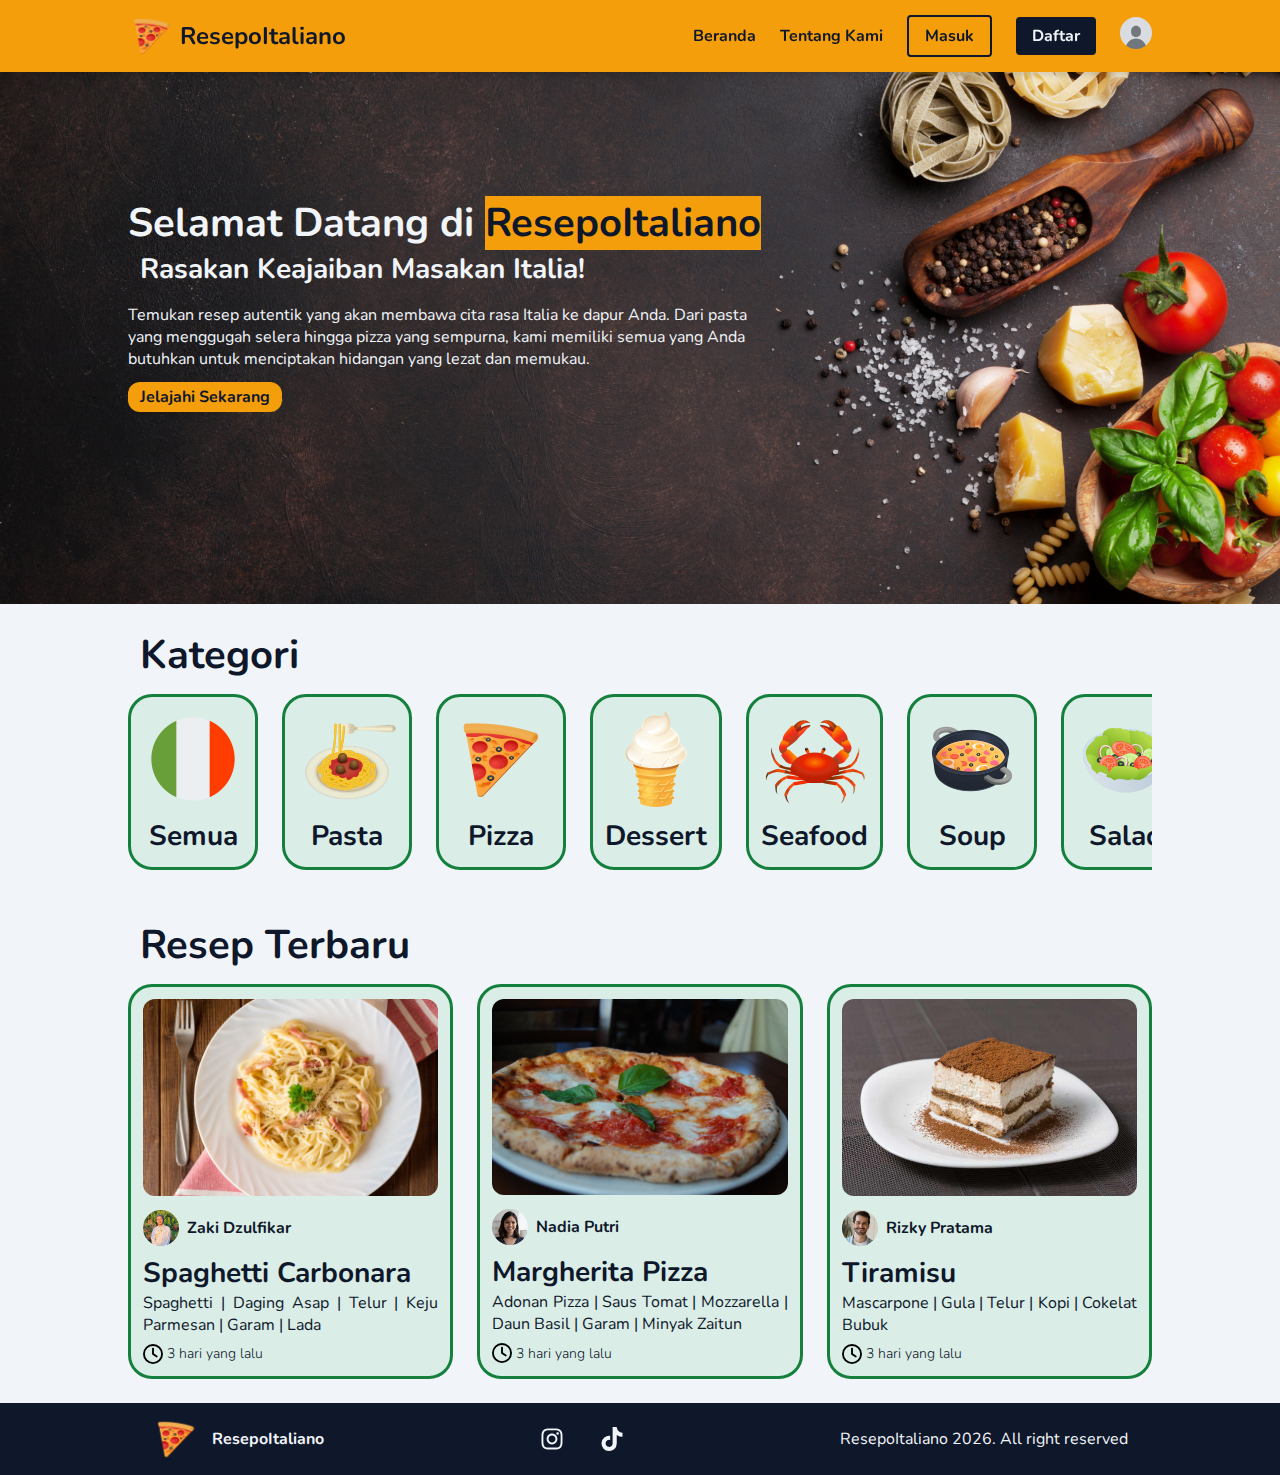
<file: index.html>
<!DOCTYPE html>
<html lang="en">
  <head>
    <meta charset="UTF-8" />
    <meta name="viewport" content="width=device-width, initial-scale=1.0" />
    <title>Beranda | ResepoItaliano</title>
    <link rel="preconnect" href="https://fonts.googleapis.com" />
    <link rel="preconnect" href="https://fonts.gstatic.com" crossorigin />
    <link
      href="https://fonts.googleapis.com/css2?family=Nunito:ital,wght@0,200..1000;1,200..1000&display=swap"
      rel="stylesheet"
    />
    <link rel="stylesheet" href="./css/style.css" />
    <link rel="stylesheet" href="./css/core.css" />
  </head>
  <body class="normal-font-size">
    <!-- Navigation Start -->
    <div class="navigation-container">
      <nav class="navigation-bar">
        <a href="#" class="logo">
          <img src="/images/logo.png" alt="ResepoItaliano Logo" />
          <span class="big-normal-font-size">ResepoItaliano</span>
        </a>
        <div class="hamburger-menu">
          <span></span>
          <span></span>
          <span></span>
        </div>
        <div class="navigation-links-container">
          <ul class="navigation-links">
            <li class="navigation-link"><a href="/">Beranda</a></li>
            <li class="navigation-link">
              <a href="/about-us.html">Tentang Kami</a>
            </li>
            <li class="navigation-link">
              <a href="/login.html" class="login-button">Masuk</a>
            </li>
            <li class="navigation-link">
              <a href="/register.html" class="register-button">Daftar</a>
            </li>
            <li class="navigation-link">
              <a href="/profile.html" class="profile-photo"
                ><img
                  src="./images/profiles/default.jpg"
                  alt="Profile photo"
                  class="profile-photo"
                /><span>Zaki Dzulfikar</span></a
              >
            </li>
          </ul>
        </div>
      </nav>
    </div>
    <!-- Navigation End -->
    <!-- Hero Section Start -->
    <div class="hero-homepage-container">
      <div class="hero-homepage">
        <div class="hero-homepage-content">
          <h1 class="title-font-size">
            Selamat Datang di <span class="">ResepoItaliano</span>
          </h1>
          <h2 class="subtitle-font-size">Rasakan Keajaiban Masakan Italia!</h2>
          <p>
            Temukan resep autentik yang akan membawa cita rasa Italia ke dapur
            Anda. Dari pasta yang menggugah selera hingga pizza yang sempurna,
            kami memiliki semua yang Anda butuhkan untuk menciptakan hidangan
            yang lezat dan memukau.
          </p>
          <a href="#" class="normal-font-size">Jelajahi Sekarang</a>
        </div>
      </div>
    </div>
    <!-- Hero Section End -->
    <!-- Categories Section Start -->
    <div class="categories-container">
      <div class="categories">
        <h2 class="title-font-size">Kategori</h2>
        <div class="categories-list">
          <div class="category-item">
            <img src="./images/icons/italy.png" alt="Pasta" />
            <h3 class="subtitle-font-size">Semua</h3>
          </div>
          <div class="category-item">
            <img src="./images/icons/pasta.png" alt="Pasta" />
            <h3 class="subtitle-font-size">Pasta</h3>
          </div>
          <div class="category-item">
            <img src="./images/icons/pizza.png" alt="Pizza" />
            <h3 class="subtitle-font-size">Pizza</h3>
          </div>
          <div class="category-item">
            <img src="./images/icons/dessert.png" alt="Dessert" />
            <h3 class="subtitle-font-size">Dessert</h3>
          </div>
          <div class="category-item">
            <img src="./images/icons/seafood.png" alt="Seafood" />
            <h3 class="subtitle-font-size">Seafood</h3>
          </div>
          <div class="category-item">
            <img src="./images/icons/soup.png" alt="Soup" />
            <h3 class="subtitle-font-size">Soup</h3>
          </div>
          <div class="category-item">
            <img src="./images/icons/salad.png" alt="Salad" />
            <h3 class="subtitle-font-size">Salad</h3>
          </div>
        </div>
      </div>
    </div>
    <!-- Categories Section End -->
    <!-- Recipe Section Start -->
    <div class="recipes-container">
      <div class="recipes">
        <h2 class="title-font-size">Resep Terbaru</h2>
        <div class="recipes-list">
          <div class="recipe-item">
            <a href="#"
              ><img
                src="./images/recipes/spaghetti-carbonara.jpeg"
                alt="Spaghetti Carbonara"
            /></a>
            <div class="user-recipe">
              <img
                src="./images/profiles/zaki-dzulfikar.png"
                alt="Zaki Dzulfikar Foto Profil"
              />
              <p>Zaki Dzulfikar</p>
            </div>
            <div class="recipe-item-content">
              <a href="#"
                ><h3 class="subtitle-font-size">Spaghetti Carbonara</h3></a
              >
              <p>
                Spaghetti | Daging Asap | Telur | Keju Parmesan | Garam | Lada
              </p>
            </div>
            <div class="recipe-time-past small-font-size">
              <svg xmlns="http://www.w3.org/2000/svg" viewBox="0 0 512 512">
                <path
                  d="M464 256A208 208 0 1 1 48 256a208 208 0 1 1 416 0zM0 256a256 256 0 1 0 512 0A256 256 0 1 0 0 256zM232 120l0 136c0 8 4 15.5 10.7 20l96 64c11 7.4 25.9 4.4 33.3-6.7s4.4-25.9-6.7-33.3L280 243.2 280 120c0-13.3-10.7-24-24-24s-24 10.7-24 24z"
                />
              </svg>
              <span>3 hari yang lalu</span>
            </div>
          </div>
          <div class="recipe-item">
            <a href="#"
              ><img
                src="./images/recipes/margherita-pizza.jpg"
                alt="Margherita Pizza"
            /></a>
            <div class="user-recipe">
              <img
                src="./images/profiles/nadia-putri.png"
                alt="Nadia Putri Foto Profil"
              />
              <p>Nadia Putri</p>
            </div>
            <div class="recipe-item-content">
              <a href="#"
                ><h3 class="subtitle-font-size">Margherita Pizza</h3></a
              >
              <p>
                Adonan Pizza | Saus Tomat | Mozzarella | Daun Basil | Garam |
                Minyak Zaitun
              </p>
            </div>
            <div class="recipe-time-past small-font-size">
              <svg xmlns="http://www.w3.org/2000/svg" viewBox="0 0 512 512">
                <path
                  d="M464 256A208 208 0 1 1 48 256a208 208 0 1 1 416 0zM0 256a256 256 0 1 0 512 0A256 256 0 1 0 0 256zM232 120l0 136c0 8 4 15.5 10.7 20l96 64c11 7.4 25.9 4.4 33.3-6.7s4.4-25.9-6.7-33.3L280 243.2 280 120c0-13.3-10.7-24-24-24s-24 10.7-24 24z"
                />
              </svg>
              <span>3 hari yang lalu</span>
            </div>
          </div>
          <div class="recipe-item">
            <a href="#"
              ><img src="./images/recipes/tiramisu.jpg" alt="Tiramisu"
            /></a>
            <div class="user-recipe">
              <img
                src="./images/profiles/rizky-pratama.png"
                alt="Rizky Pratama Foto Profil"
              />
              <p>Rizky Pratama</p>
            </div>
            <div class="recipe-item-content">
              <a href="#"><h3 class="subtitle-font-size">Tiramisu</h3></a>
              <p>Mascarpone | Gula | Telur | Kopi | Cokelat Bubuk</p>
            </div>
            <div class="recipe-time-past small-font-size">
              <svg xmlns="http://www.w3.org/2000/svg" viewBox="0 0 512 512">
                <path
                  d="M464 256A208 208 0 1 1 48 256a208 208 0 1 1 416 0zM0 256a256 256 0 1 0 512 0A256 256 0 1 0 0 256zM232 120l0 136c0 8 4 15.5 10.7 20l96 64c11 7.4 25.9 4.4 33.3-6.7s4.4-25.9-6.7-33.3L280 243.2 280 120c0-13.3-10.7-24-24-24s-24 10.7-24 24z"
                />
              </svg>
              <span>3 hari yang lalu</span>
            </div>
          </div>
        </div>
      </div>
    </div>
    <!-- Recipe Section End -->
    <!-- Footer Start -->
    <div class="footer-container">
      <footer class="footer">
        <a href="/"
          ><img src="./images/logo.png" alt="ResepoItaliano Logo" /><span
            >ResepoItaliano</span
          ></a
        >
        <div class="social-medias">
          <a href="#">
            <svg
              fill="currentColor"
              xmlns="http://www.w3.org/2000/svg"
              viewBox="0 0 448 512"
            >
              <path
                d="M224.1 141c-63.6 0-114.9 51.3-114.9 114.9s51.3 114.9 114.9 114.9S339 319.5 339 255.9 287.7 141 224.1 141zm0 189.6c-41.1 0-74.7-33.5-74.7-74.7s33.5-74.7 74.7-74.7 74.7 33.5 74.7 74.7-33.6 74.7-74.7 74.7zm146.4-194.3c0 14.9-12 26.8-26.8 26.8-14.9 0-26.8-12-26.8-26.8s12-26.8 26.8-26.8 26.8 12 26.8 26.8zm76.1 27.2c-1.7-35.9-9.9-67.7-36.2-93.9-26.2-26.2-58-34.4-93.9-36.2-37-2.1-147.9-2.1-184.9 0-35.8 1.7-67.6 9.9-93.9 36.1s-34.4 58-36.2 93.9c-2.1 37-2.1 147.9 0 184.9 1.7 35.9 9.9 67.7 36.2 93.9s58 34.4 93.9 36.2c37 2.1 147.9 2.1 184.9 0 35.9-1.7 67.7-9.9 93.9-36.2 26.2-26.2 34.4-58 36.2-93.9 2.1-37 2.1-147.8 0-184.8zM398.8 388c-7.8 19.6-22.9 34.7-42.6 42.6-29.5 11.7-99.5 9-132.1 9s-102.7 2.6-132.1-9c-19.6-7.8-34.7-22.9-42.6-42.6-11.7-29.5-9-99.5-9-132.1s-2.6-102.7 9-132.1c7.8-19.6 22.9-34.7 42.6-42.6 29.5-11.7 99.5-9 132.1-9s102.7-2.6 132.1 9c19.6 7.8 34.7 22.9 42.6 42.6 11.7 29.5 9 99.5 9 132.1s2.7 102.7-9 132.1z"
              />
            </svg>
          </a>
          <a href="#"
            ><svg
              fill="currentColor"
              xmlns="http://www.w3.org/2000/svg"
              viewBox="0 0 448 512"
            >
              <path
                d="M448,209.91a210.06,210.06,0,0,1-122.77-39.25V349.38A162.55,162.55,0,1,1,185,188.31V278.2a74.62,74.62,0,1,0,52.23,71.18V0l88,0a121.18,121.18,0,0,0,1.86,22.17h0A122.18,122.18,0,0,0,381,102.39a121.43,121.43,0,0,0,67,20.14Z"
              /></svg
          ></a>
        </div>
        <p>ResepoItaliano <span id="getYear"></span>. All right reserved</p>
      </footer>
    </div>
    <!-- Footer End -->
    <script src="js/app.js"></script>
  </body>
</html>
</file>
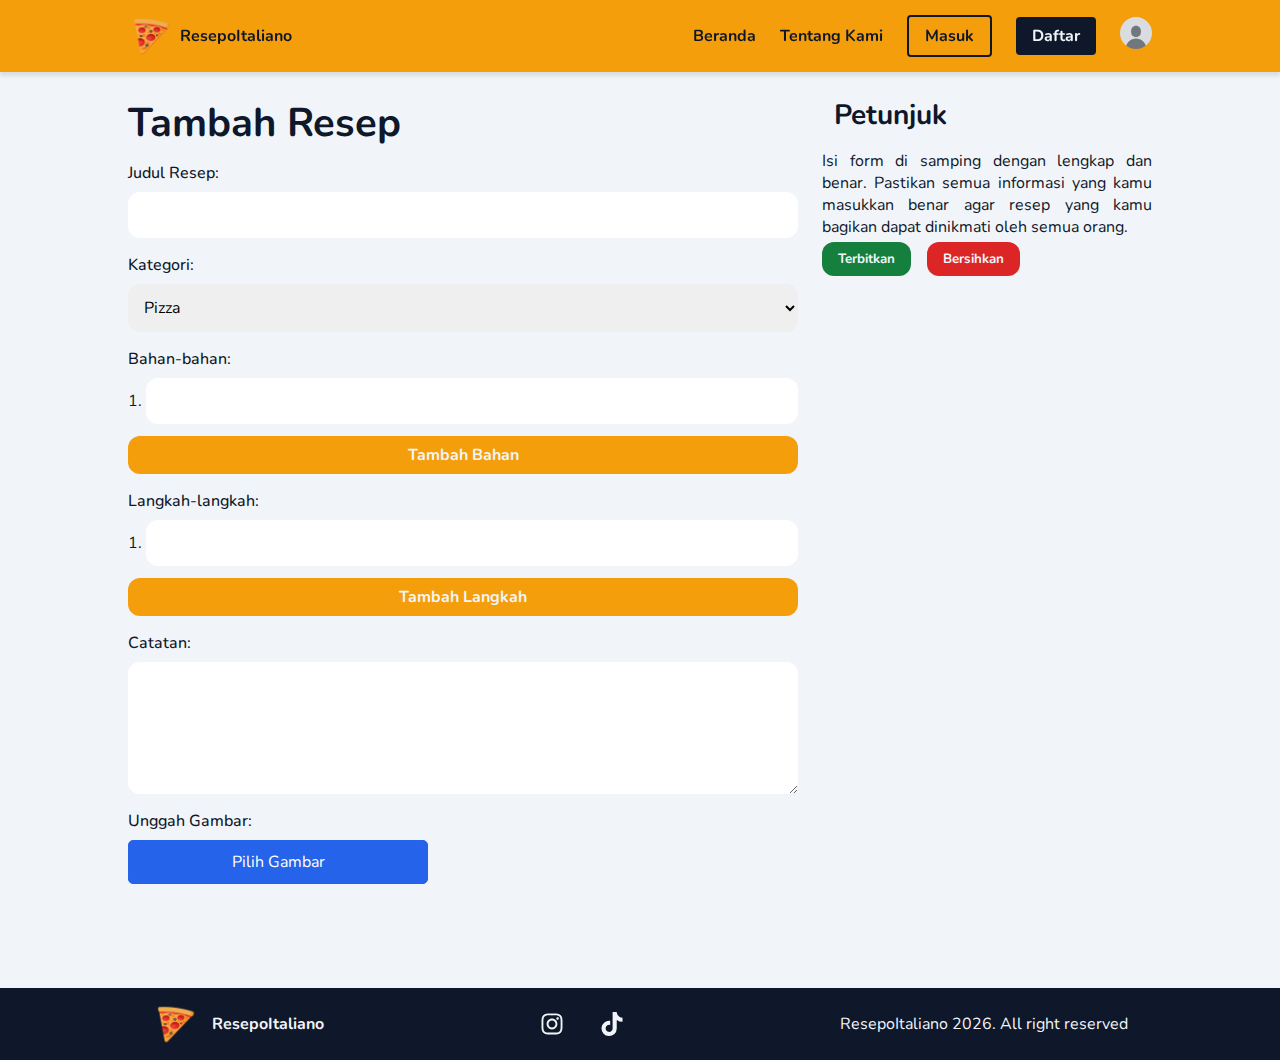
<file: add-recipe.html>
<!DOCTYPE html>
<html lang="id">
  <head>
    <meta charset="UTF-8" />
    <meta name="viewport" content="width=device-width, initial-scale=1.0" />
    <title>Tambah Resep | ResepoItaliano</title>
    <link rel="preconnect" href="https://fonts.googleapis.com" />
    <link rel="preconnect" href="https://fonts.gstatic.com" crossorigin />
    <link
      href="https://fonts.googleapis.com/css2?family=Nunito:ital,wght@0,200..1000;1,200..1000&display=swap"
      rel="stylesheet"
    />
    <link rel="stylesheet" href="./css/style.css" />
    <link rel="stylesheet" href="./css/core.css" />
  </head>
  <body class="normal-font-size">
    <!-- Navigation Start -->
    <div class="navigation-container">
      <nav class="navigation-bar">
        <a href="#" class="logo">
          <img src="/images/logo.png" alt="ResepoItaliano Logo" />
          <span class="normal-font-size">ResepoItaliano</span>
        </a>
        <div class="hamburger-menu">
          <span></span>
          <span></span>
          <span></span>
        </div>
        <div class="navigation-links-container">
          <ul class="navigation-links">
            <li class="navigation-link"><a href="/">Beranda</a></li>
            <li class="navigation-link">
              <a href="/about-us.html">Tentang Kami</a>
            </li>
            <li class="navigation-link">
              <a href="/login.html" class="login-button">Masuk</a>
            </li>
            <li class="navigation-link">
              <a href="/register.html" class="register-button">Daftar</a>
            </li>
            <li class="navigation-link">
              <a href="/profile.html" class="profile-photo"
                ><img
                  src="./images/profiles/default.jpg"
                  alt="Profile photo"
                  class="profile-photo"
                /><span>Zaki Dzulfikar</span></a
              >
            </li>
          </ul>
        </div>
      </nav>
    </div>
    <!-- Navigation End -->
    <!-- Add Recipe Start -->
    <div class="add-recipe-container">
      <div class="add-recipe">
        <div class="add-recipe-content">
          <div class="add-recipe-head">
            <h1 class="title-font-size">Tambah Resep</h1>
          </div>
          <div class="add-recipe-form">
            <form id="recipeForm">
              <div class="form-group">
                <label class="normal-font-size" for="name">Judul Resep:</label>
                <input
                  type="text"
                  id="name"
                  required
                  class="normal-font-size"
                />
              </div>
              <div class="form-group">
                <label class="normal-font-size" for="category">Kategori:</label>
                <select id="category" required class="normal-font-size">
                  <option value="Pizza">Pizza</option>
                  <option value="Pasta">Pasta</option>
                  <option value="Risotto">Risotto</option>
                  <option value="Gelato">Gelato</option>
                  <option value="Tiramisu">Tiramisu</option>
                  <option value="Burrata">Burrata</option>
                  <option value="Bruschetta">Bruschetta</option>
                </select>
              </div>
              <div class="form-group">
                <label class="normal-font-size" for="ingredients"
                  >Bahan-bahan:</label
                >
                <div id="ingredientsList">
                  <div class="ingredient-item">
                    <span class="ingredient-number">1.</span>
                    <input class="normal-font-size" type="text" required />
                  </div>
                </div>
                <button
                  class="normal-font-size"
                  type="button"
                  onclick="addIngredient()"
                >
                  Tambah Bahan
                </button>
              </div>
              <div class="form-group">
                <label class="normal-font-size" for="steps"
                  >Langkah-langkah:</label
                >
                <div id="stepsList">
                  <div class="step-item">
                    <span class="step-number">1.</span>
                    <input type="text" class="step normal-font-size" required />
                  </div>
                </div>
                <button
                  class="normal-font-size"
                  type="button"
                  onclick="addStep()"
                >
                  Tambah Langkah
                </button>
              </div>
              <div class="form-group">
                <label class="normal-font-size" for="note">Catatan:</label>
                <textarea id="note" rows="6"></textarea>
              </div>
              <div class="form-group">
                <label class="normal-font-size" for="image"
                  >Unggah Gambar:</label
                >
                <div class="custom-file-upload">
                  <input type="file" id="image" accept="image/*" multiple />
                  <span>Pilih Gambar</span>
                </div>
                <div
                  id="image-preview-container"
                  class="image-preview-container"
                ></div>
              </div>
            </form>
          </div>
        </div>
        <div class="add-recipe-aside">
          <div class="add-recipe-aside-head">
            <h2 class="subtitle-font-size">Petunjuk</h2>
          </div>
          <div class="add-recipe-aside-content">
            <p class="normal-font-size">
              Isi form di samping dengan lengkap dan benar. Pastikan semua
              informasi yang kamu masukkan benar agar resep yang kamu bagikan
              dapat dinikmati oleh semua orang.
            </p>
          </div>
          <div class="add-recipe-aside-action">
            <form id="asideForm" action="">
              <button type="submit" id="submitAside" name="upload">
                Terbitkan
              </button>
              <button type="button" name="clear">Bersihkan</button>
            </form>
          </div>
        </div>
      </div>
    </div>
    <!-- Add Recipe End -->
    <!-- Footer Start -->
    <div class="footer-container">
      <footer class="footer">
        <a href="#"
          ><img src="./images/logo.png" alt="ResepoItaliano Logo" /><span
            >ResepoItaliano</span
          ></a
        >
        <div class="social-medias">
          <a href="#">
            <svg
              fill="currentColor"
              xmlns="http://www.w3.org/2000/svg"
              viewBox="0 0 448 512"
            >
              <path
                d="M224.1 141c-63.6 0-114.9 51.3-114.9 114.9s51.3 114.9 114.9 114.9S339 319.5 339 255.9 287.7 141 224.1 141zm0 189.6c-41.1 0-74.7-33.5-74.7-74.7s33.5-74.7 74.7-74.7 74.7 33.5 74.7 74.7-33.6 74.7-74.7 74.7zm146.4-194.3c0 14.9-12 26.8-26.8 26.8-14.9 0-26.8-12-26.8-26.8s12-26.8 26.8-26.8 26.8 12 26.8 26.8zm76.1 27.2c-1.7-35.9-9.9-67.7-36.2-93.9-26.2-26.2-58-34.4-93.9-36.2-37-2.1-147.9-2.1-184.9 0-35.8 1.7-67.6 9.9-93.9 36.1s-34.4 58-36.2 93.9c-2.1 37-2.1 147.9 0 184.9 1.7 35.9 9.9 67.7 36.2 93.9s58 34.4 93.9 36.2c37 2.1 147.9 2.1 184.9 0 35.9-1.7 67.7-9.9 93.9-36.2 26.2-26.2 34.4-58 36.2-93.9 2.1-37 2.1-147.8 0-184.8zM398.8 388c-7.8 19.6-22.9 34.7-42.6 42.6-29.5 11.7-99.5 9-132.1 9s-102.7 2.6-132.1-9c-19.6-7.8-34.7-22.9-42.6-42.6-11.7-29.5-9-99.5-9-132.1s-2.6-102.7 9-132.1c7.8-19.6 22.9-34.7 42.6-42.6 29.5-11.7 99.5-9 132.1-9s102.7-2.6 132.1 9c19.6 7.8 34.7 22.9 42.6 42.6 11.7 29.5 9 99.5 9 132.1s2.7 102.7-9 132.1z"
              />
            </svg>
          </a>
          <a href="#"
            ><svg
              fill="currentColor"
              xmlns="http://www.w3.org/2000/svg"
              viewBox="0 0 448 512"
            >
              <path
                d="M448,209.91a210.06,210.06,0,0,1-122.77-39.25V349.38A162.55,162.55,0,1,1,185,188.31V278.2a74.62,74.62,0,1,0,52.23,71.18V0l88,0a121.18,121.18,0,0,0,1.86,22.17h0A122.18,122.18,0,0,0,381,102.39a121.43,121.43,0,0,0,67,20.14Z"
              /></svg
          ></a>
        </div>
        <p>ResepoItaliano <span id="getYear"></span>. All right reserved</p>
      </footer>
    </div>
    <!-- Footer End -->
    <script src="js/app.js"></script>
  </body>
</html>
</file>
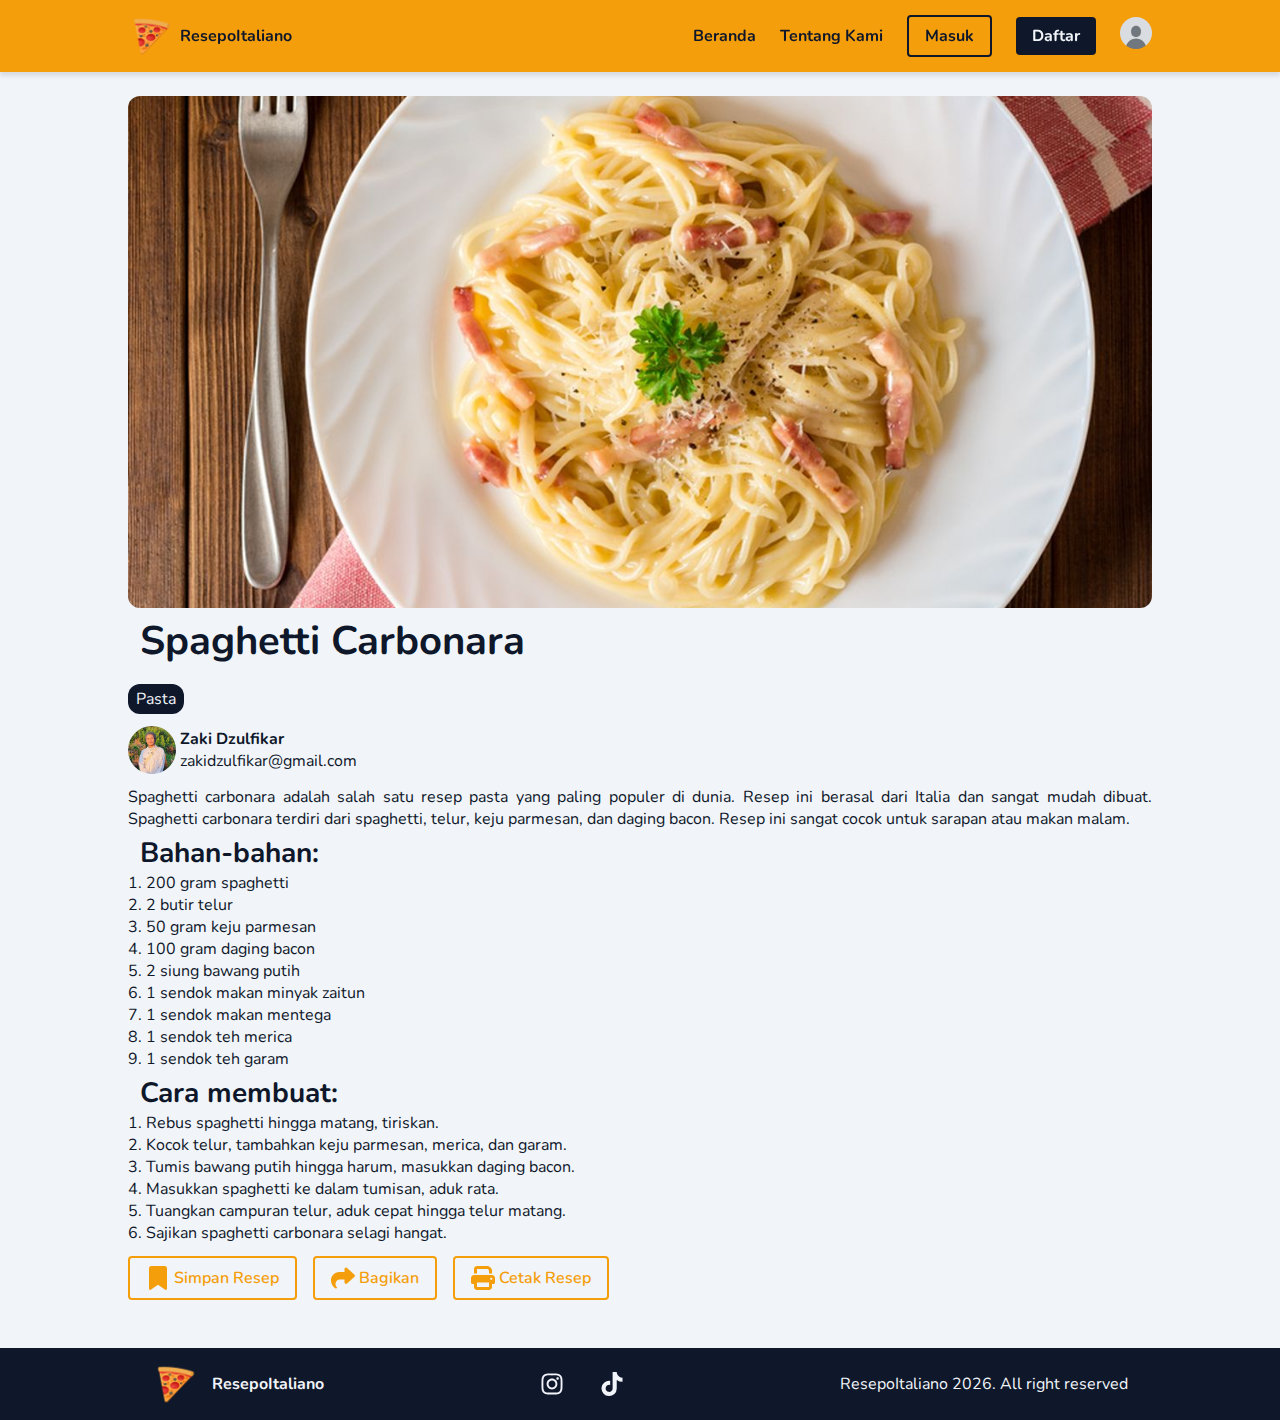
<file: detail.html>
<!DOCTYPE html>
<html lang="id">
  <head>
    <meta charset="UTF-8" />
    <meta name="viewport" content="width=device-width, initial-scale=1.0" />
    <title>Detail | ResepoItaliano</title>
    <link rel="preconnect" href="https://fonts.googleapis.com" />
    <link rel="preconnect" href="https://fonts.gstatic.com" crossorigin />
    <link
      href="https://fonts.googleapis.com/css2?family=Nunito:ital,wght@0,200..1000;1,200..1000&display=swap"
      rel="stylesheet"
    />
    <link rel="stylesheet" href="./css/style.css" />
    <link rel="stylesheet" href="./css/core.css" />
  </head>
  <body class="normal-font-size">
    <!-- Navigation Start -->
    <div class="navigation-container">
      <nav class="navigation-bar">
        <a href="#" class="logo">
          <img src="/images/logo.png" alt="ResepoItaliano Logo" />
          <span class="normal-font-size">ResepoItaliano</span>
        </a>
        <div class="hamburger-menu">
          <span></span>
          <span></span>
          <span></span>
        </div>
        <div class="navigation-links-container">
          <ul class="navigation-links">
            <li class="navigation-link"><a href="/">Beranda</a></li>
            <li class="navigation-link">
              <a href="/about-us.html">Tentang Kami</a>
            </li>
            <li class="navigation-link">
              <a href="/login.html" class="login-button">Masuk</a>
            </li>
            <li class="navigation-link">
              <a href="/register.html" class="register-button">Daftar</a>
            </li>
            <li class="navigation-link">
              <a href="/profile.html" class="profile-photo"
                ><img
                  src="./images/profiles/default.jpg"
                  alt="Profile photo"
                  class="profile-photo"
                /><span>Zaki Dzulfikar</span></a
              >
            </li>
          </ul>
        </div>
      </nav>
    </div>
    <!-- Navigation End -->
    <!-- Detail Start -->
    <div class="detail-container">
      <div class="detail">
        <div class="detail-content">
          <div class="detail-head">
            <div class="detail-image">
              <img
                src="./images/recipes/spaghetti-carbonara.jpeg"
                alt="Spaghetti Carbonara"
              />
            </div>
            <h2 class="title-font-size">Spaghetti Carbonara</h2>
            <p class="category">Pasta</p>
          </div>
          <div class="detail-profile">
            <img
              src="/images/profiles/zaki-dzulfikar.png"
              alt="Zaki Dzulfikar Foto Profile"
            />
            <div class="detail-profile-credential">
              <p class="detail-profile-username">Zaki Dzulfikar</p>
              <p class="detail-profile-email">zakidzulfikar@gmail.com</p>
            </div>
          </div>
          <div class="detail-body">
            <div class="detail-description">
              <p>
                Spaghetti carbonara adalah salah satu resep pasta yang paling
                populer di dunia. Resep ini berasal dari Italia dan sangat mudah
                dibuat. Spaghetti carbonara terdiri dari spaghetti, telur, keju
                parmesan, dan daging bacon. Resep ini sangat cocok untuk sarapan
                atau makan malam.
              </p>
              <div class="detail-ingredients">
                <h2 class="subtitle-font-size">Bahan-bahan:</h2>
                <ol>
                  <li>200 gram spaghetti</li>
                  <li>2 butir telur</li>
                  <li>50 gram keju parmesan</li>
                  <li>100 gram daging bacon</li>
                  <li>2 siung bawang putih</li>
                  <li>1 sendok makan minyak zaitun</li>
                  <li>1 sendok makan mentega</li>
                  <li>1 sendok teh merica</li>
                  <li>1 sendok teh garam</li>
                </ol>
              </div>
              <div class="detail-instructions">
                <h2 class="subtitle-font-size">Cara membuat:</h2>
                <ol>
                  <li>Rebus spaghetti hingga matang, tiriskan.</li>
                  <li>
                    Kocok telur, tambahkan keju parmesan, merica, dan garam.
                  </li>
                  <li>
                    Tumis bawang putih hingga harum, masukkan daging bacon.
                  </li>
                  <li>Masukkan spaghetti ke dalam tumisan, aduk rata.</li>
                  <li>
                    Tuangkan campuran telur, aduk cepat hingga telur matang.
                  </li>
                  <li>Sajikan spaghetti carbonara selagi hangat.</li>
                </ol>
              </div>
            </div>
          </div>
          <div class="detail-action">
            <form action="">
              <button type="submit" class="normal-font-size">
                <svg fill="currentColor" xmlns="http://www.w3.org/2000/svg" viewBox="0 0 384 512">
                  <path
                    d="M0 48V487.7C0 501.1 10.9 512 24.3 512c5 0 9.9-1.5 14-4.4L192 400 345.7 507.6c4.1 2.9 9 4.4 14 4.4c13.4 0 24.3-10.9 24.3-24.3V48c0-26.5-21.5-48-48-48H48C21.5 0 0 21.5 0 48z"
                  /></svg
                >Simpan Resep
              </button>
              <button type="button" class="normal-font-size">
                <svg fill="currentColor" xmlns="http://www.w3.org/2000/svg" viewBox="0 0 512 512">
                  <path
                    d="M307 34.8c-11.5 5.1-19 16.6-19 29.2l0 64-112 0C78.8 128 0 206.8 0 304C0 417.3 81.5 467.9 100.2 478.1c2.5 1.4 5.3 1.9 8.1 1.9c10.9 0 19.7-8.9 19.7-19.7c0-7.5-4.3-14.4-9.8-19.5C108.8 431.9 96 414.4 96 384c0-53 43-96 96-96l96 0 0 64c0 12.6 7.4 24.1 19 29.2s25 3 34.4-5.4l160-144c6.7-6.1 10.6-14.7 10.6-23.8s-3.8-17.7-10.6-23.8l-160-144c-9.4-8.5-22.9-10.6-34.4-5.4z"
                  /></svg
                >Bagikan
              </button>
              <button type="button" class="normal-font-size">
                <svg fill="currentColor" xmlns="http://www.w3.org/2000/svg" viewBox="0 0 512 512">
                  <path
                    d="M128 0C92.7 0 64 28.7 64 64l0 96 64 0 0-96 226.7 0L384 93.3l0 66.7 64 0 0-66.7c0-17-6.7-33.3-18.7-45.3L400 18.7C388 6.7 371.7 0 354.7 0L128 0zM384 352l0 32 0 64-256 0 0-64 0-16 0-16 256 0zm64 32l32 0c17.7 0 32-14.3 32-32l0-96c0-35.3-28.7-64-64-64L64 192c-35.3 0-64 28.7-64 64l0 96c0 17.7 14.3 32 32 32l32 0 0 64c0 35.3 28.7 64 64 64l256 0c35.3 0 64-28.7 64-64l0-64zM432 248a24 24 0 1 1 0 48 24 24 0 1 1 0-48z"
                  /></svg
                >Cetak Resep
              </button>
            </form>
          </div>
        </div>
      </div>
    </div>
    <!-- Detail End -->
    <!-- Footer Start -->
    <div class="footer-container">
      <footer class="footer">
        <a href="#"
          ><img src="./images/logo.png" alt="ResepoItaliano Logo" /><span
            >ResepoItaliano</span
          ></a
        >
        <div class="social-medias">
          <a href="#">
            <svg
              fill="currentColor"
              xmlns="http://www.w3.org/2000/svg"
              viewBox="0 0 448 512"
            >
              <path
                d="M224.1 141c-63.6 0-114.9 51.3-114.9 114.9s51.3 114.9 114.9 114.9S339 319.5 339 255.9 287.7 141 224.1 141zm0 189.6c-41.1 0-74.7-33.5-74.7-74.7s33.5-74.7 74.7-74.7 74.7 33.5 74.7 74.7-33.6 74.7-74.7 74.7zm146.4-194.3c0 14.9-12 26.8-26.8 26.8-14.9 0-26.8-12-26.8-26.8s12-26.8 26.8-26.8 26.8 12 26.8 26.8zm76.1 27.2c-1.7-35.9-9.9-67.7-36.2-93.9-26.2-26.2-58-34.4-93.9-36.2-37-2.1-147.9-2.1-184.9 0-35.8 1.7-67.6 9.9-93.9 36.1s-34.4 58-36.2 93.9c-2.1 37-2.1 147.9 0 184.9 1.7 35.9 9.9 67.7 36.2 93.9s58 34.4 93.9 36.2c37 2.1 147.9 2.1 184.9 0 35.9-1.7 67.7-9.9 93.9-36.2 26.2-26.2 34.4-58 36.2-93.9 2.1-37 2.1-147.8 0-184.8zM398.8 388c-7.8 19.6-22.9 34.7-42.6 42.6-29.5 11.7-99.5 9-132.1 9s-102.7 2.6-132.1-9c-19.6-7.8-34.7-22.9-42.6-42.6-11.7-29.5-9-99.5-9-132.1s-2.6-102.7 9-132.1c7.8-19.6 22.9-34.7 42.6-42.6 29.5-11.7 99.5-9 132.1-9s102.7-2.6 132.1 9c19.6 7.8 34.7 22.9 42.6 42.6 11.7 29.5 9 99.5 9 132.1s2.7 102.7-9 132.1z"
              />
            </svg>
          </a>
          <a href="#"
            ><svg
              fill="currentColor"
              xmlns="http://www.w3.org/2000/svg"
              viewBox="0 0 448 512"
            >
              <path
                d="M448,209.91a210.06,210.06,0,0,1-122.77-39.25V349.38A162.55,162.55,0,1,1,185,188.31V278.2a74.62,74.62,0,1,0,52.23,71.18V0l88,0a121.18,121.18,0,0,0,1.86,22.17h0A122.18,122.18,0,0,0,381,102.39a121.43,121.43,0,0,0,67,20.14Z"
              /></svg
          ></a>
        </div>
        <p>ResepoItaliano <span id="getYear"></span>. All right reserved</p>
      </footer>
    </div>
    <!-- Footer End -->
    <script src="js/app.js"></script>
  </body>
</html>
</file>
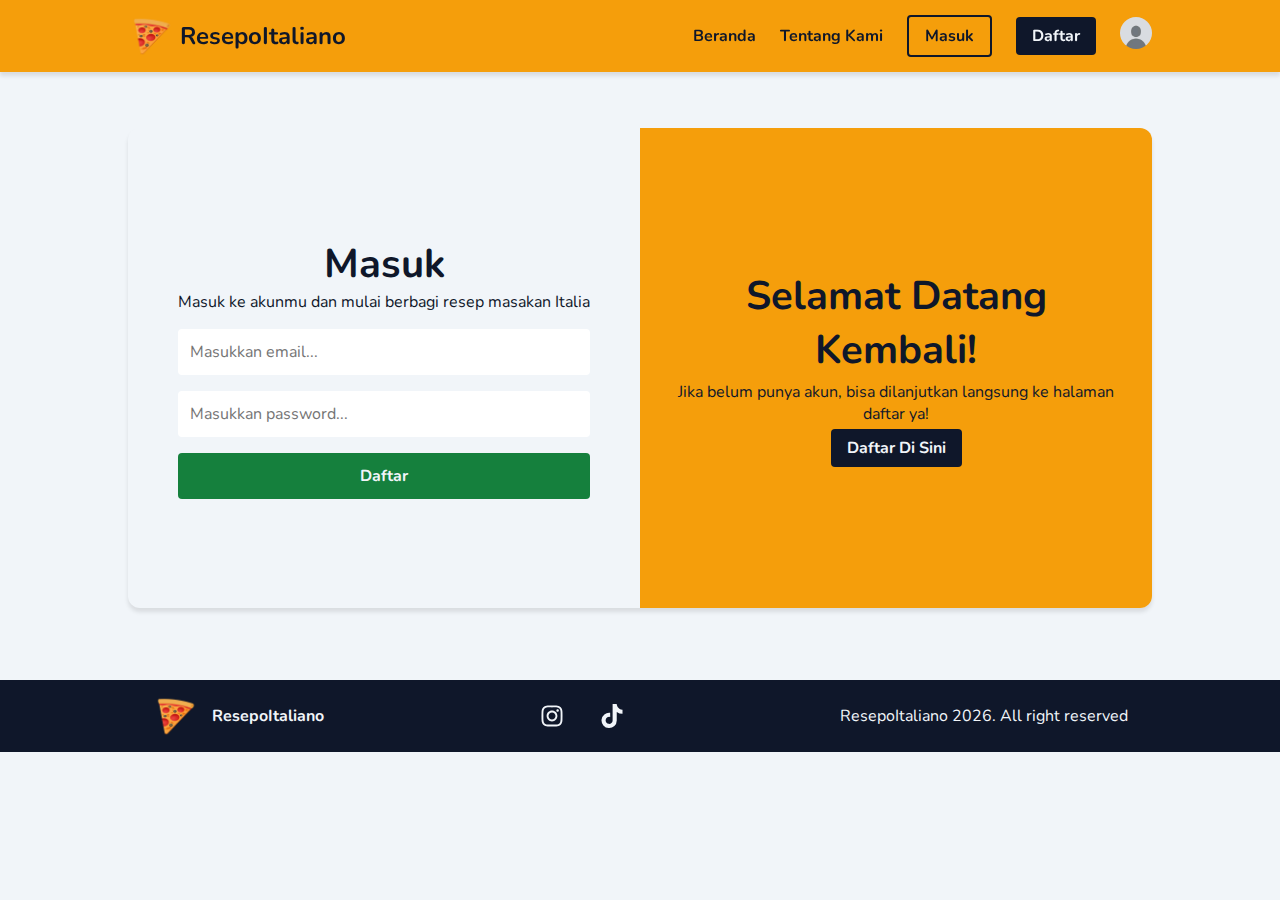
<file: login.html>
<!DOCTYPE html>
<html lang="en">
  <head>
    <meta charset="UTF-8" />
    <meta name="viewport" content="width=device-width, initial-scale=1.0" />
    <title>Masuk | ResepoItaliano</title>
    <link rel="preconnect" href="https://fonts.googleapis.com" />
    <link rel="preconnect" href="https://fonts.gstatic.com" crossorigin />
    <link
      href="https://fonts.googleapis.com/css2?family=Nunito:ital,wght@0,200..1000;1,200..1000&display=swap"
      rel="stylesheet"
    />
    <link rel="stylesheet" href="./css/style.css" />
    <link rel="stylesheet" href="./css/core.css" />
  </head>
  <body>
    <!-- Navigation Start -->
    <div class="navigation-container">
      <nav class="navigation-bar">
        <a href="#" class="logo">
          <img src="/images/logo.png" alt="ResepoItaliano Logo" />
          <span class="big-normal-font-size">ResepoItaliano</span>
        </a>
        <div class="hamburger-menu">
          <span></span>
          <span></span>
          <span></span>
        </div>
        <div class="navigation-links-container">
          <ul class="navigation-links">
            <li class="navigation-link"><a href="/">Beranda</a></li>
            <li class="navigation-link">
              <a href="/about-us.html">Tentang Kami</a>
            </li>
            <li class="navigation-link">
              <a href="/login.html" class="login-button">Masuk</a>
            </li>
            <li class="navigation-link">
              <a href="/register.html" class="register-button">Daftar</a>
            </li>
            <li class="navigation-link">
              <a href="/profile.html" class="profile-photo"
                ><img
                  src="./images/profiles/default.jpg"
                  alt="Profile photo"
                  class="profile-photo"
                /><span>Zaki Dzulfikar</span></a
              >
            </li>
          </ul>
        </div>
      </nav>
    </div>
    <!-- Navigation End -->
    <!-- Login Start -->
    <div class="login-container normal-font-size">
      <div class="greeting-container">
        <h1 class="title-font-size">Selamat Datang Kembali!</h1>
        <p>
          Jika belum punya akun, bisa dilanjutkan langsung ke halaman daftar ya!
        </p>
        <a href="login.html">Daftar Di Sini</a>
      </div>
      <div class="login-form">
        <div class="login-form-header">
          <h1 class="title-font-size">Masuk</h1>
          <p>Masuk ke akunmu dan mulai berbagi resep masakan Italia</p>
        </div>
        <form action="#" method="POST" class="login-form-body">
          <input
            type="email"
            id="email"
            name="email"
            placeholder="Masukkan email..."
            class="normal-font-size"
          />
          <input
            type="password"
            id="password"
            name="password"
            placeholder="Masukkan password..."
            class="normal-font-size"
          />
          <input type="submit" value="Daftar" class="normal-font-size" />
        </form>
      </div>
    </div>
    <!-- Login End -->
    <!-- Footer Start -->
    <div class="footer-container">
      <footer class="footer">
        <a href="#"
          ><img src="./images/logo.png" alt="ResepoItaliano Logo" /><span
            >ResepoItaliano</span
          ></a
        >
        <div class="social-medias">
          <a href="#">
            <svg
              fill="currentColor"
              xmlns="http://www.w3.org/2000/svg"
              viewBox="0 0 448 512"
            >
              <path
                d="M224.1 141c-63.6 0-114.9 51.3-114.9 114.9s51.3 114.9 114.9 114.9S339 319.5 339 255.9 287.7 141 224.1 141zm0 189.6c-41.1 0-74.7-33.5-74.7-74.7s33.5-74.7 74.7-74.7 74.7 33.5 74.7 74.7-33.6 74.7-74.7 74.7zm146.4-194.3c0 14.9-12 26.8-26.8 26.8-14.9 0-26.8-12-26.8-26.8s12-26.8 26.8-26.8 26.8 12 26.8 26.8zm76.1 27.2c-1.7-35.9-9.9-67.7-36.2-93.9-26.2-26.2-58-34.4-93.9-36.2-37-2.1-147.9-2.1-184.9 0-35.8 1.7-67.6 9.9-93.9 36.1s-34.4 58-36.2 93.9c-2.1 37-2.1 147.9 0 184.9 1.7 35.9 9.9 67.7 36.2 93.9s58 34.4 93.9 36.2c37 2.1 147.9 2.1 184.9 0 35.9-1.7 67.7-9.9 93.9-36.2 26.2-26.2 34.4-58 36.2-93.9 2.1-37 2.1-147.8 0-184.8zM398.8 388c-7.8 19.6-22.9 34.7-42.6 42.6-29.5 11.7-99.5 9-132.1 9s-102.7 2.6-132.1-9c-19.6-7.8-34.7-22.9-42.6-42.6-11.7-29.5-9-99.5-9-132.1s-2.6-102.7 9-132.1c7.8-19.6 22.9-34.7 42.6-42.6 29.5-11.7 99.5-9 132.1-9s102.7-2.6 132.1 9c19.6 7.8 34.7 22.9 42.6 42.6 11.7 29.5 9 99.5 9 132.1s2.7 102.7-9 132.1z"
              />
            </svg>
          </a>
          <a href="#"
            ><svg
              fill="currentColor"
              xmlns="http://www.w3.org/2000/svg"
              viewBox="0 0 448 512"
            >
              <path
                d="M448,209.91a210.06,210.06,0,0,1-122.77-39.25V349.38A162.55,162.55,0,1,1,185,188.31V278.2a74.62,74.62,0,1,0,52.23,71.18V0l88,0a121.18,121.18,0,0,0,1.86,22.17h0A122.18,122.18,0,0,0,381,102.39a121.43,121.43,0,0,0,67,20.14Z"
              /></svg
          ></a>
        </div>
        <p>ResepoItaliano <span id="getYear"></span>. All right reserved</p>
      </footer>
    </div>
    <!-- Footer Start -->
    <script src="js/app.js"></script>
  </body>
</html>
</file>
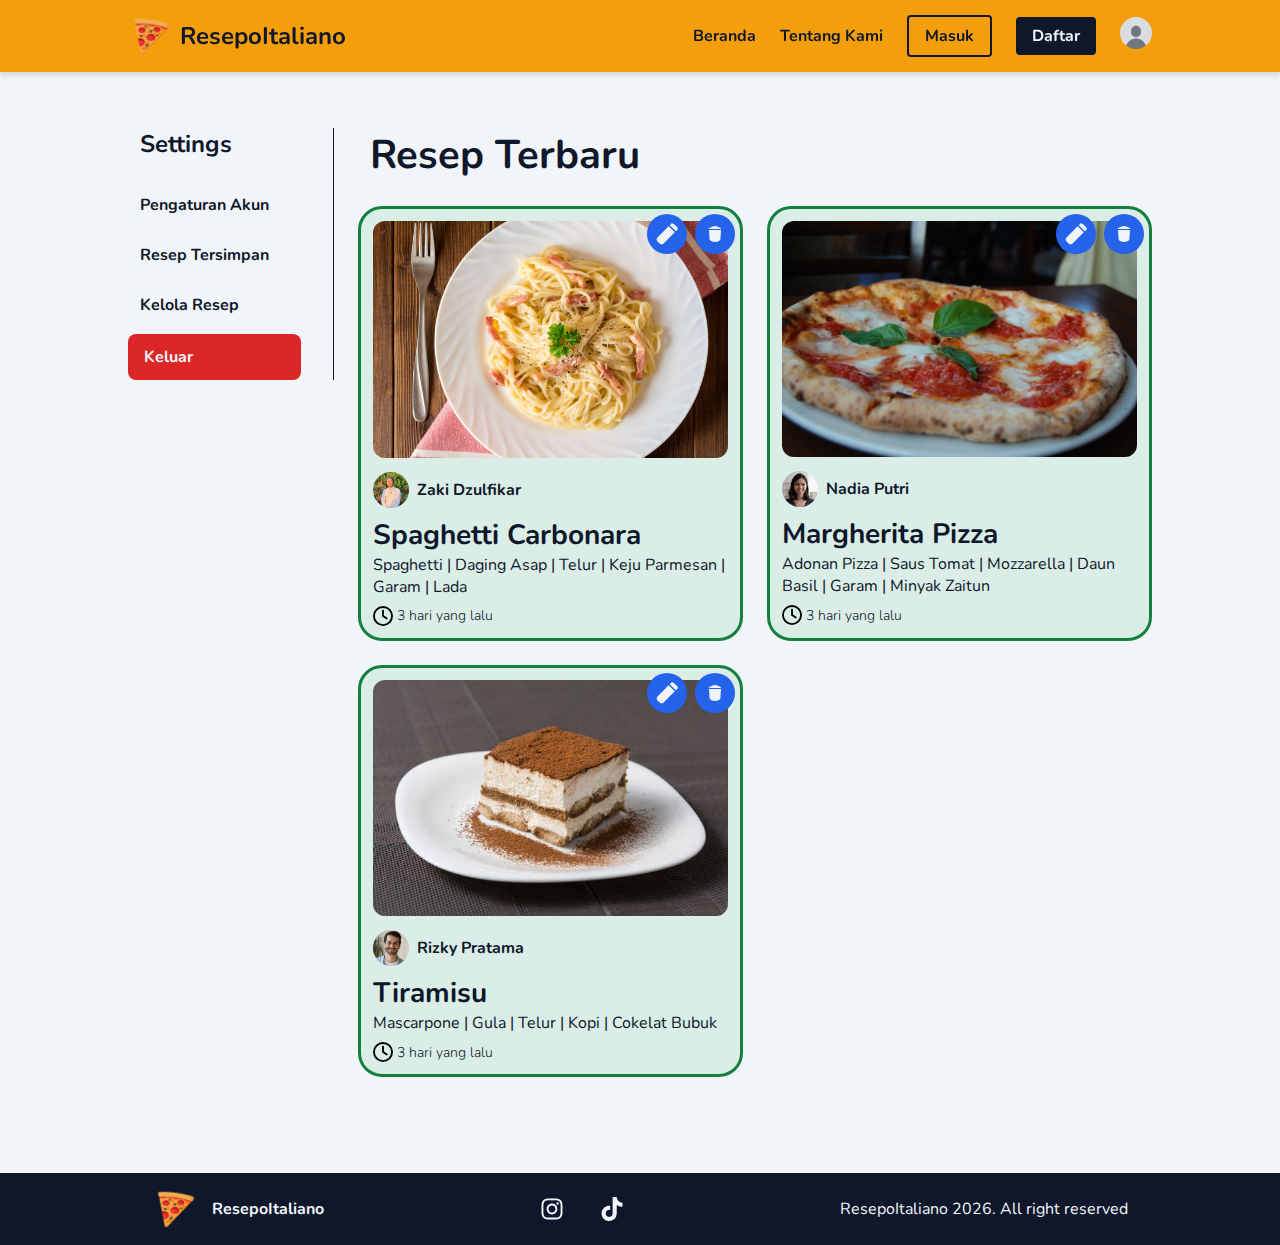
<file: manage-recipes.html>
<!DOCTYPE html>
<html lang="en">
  <head>
    <meta charset="UTF-8" />
    <meta name="viewport" content="width=device-width, initial-scale=1.0" />
    <title>Kelola Resep | ResepoItaliano</title>
    <link rel="preconnect" href="https://fonts.googleapis.com" />
    <link rel="preconnect" href="https://fonts.gstatic.com" crossorigin />
    <link
      href="https://fonts.googleapis.com/css2?family=Nunito:ital,wght@0,200..1000;1,200..1000&display=swap"
      rel="stylesheet"
    />
    <link rel="stylesheet" href="./css/style.css" />
    <link rel="stylesheet" href="./css/core.css" />
  </head>
  <body class="normal-font-size">
    <!-- Navigation Start -->
    <div class="navigation-container">
      <nav class="navigation-bar">
        <a href="#" class="logo">
          <img src="/images/logo.png" alt="ResepoItaliano Logo" />
          <span class="big-normal-font-size">ResepoItaliano</span>
        </a>
        <div class="hamburger-menu">
          <span></span>
          <span></span>
          <span></span>
        </div>
        <div class="navigation-links-container">
          <ul class="navigation-links">
            <li class="navigation-link"><a href="/">Beranda</a></li>
            <li class="navigation-link">
              <a href="/about-us.html">Tentang Kami</a>
            </li>
            <li class="navigation-link">
              <a href="/login.html" class="login-button">Masuk</a>
            </li>
            <li class="navigation-link">
              <a href="/register.html" class="register-button">Daftar</a>
            </li>
            <li class="navigation-link">
              <a href="/profile.html" class="profile-photo"
                ><img
                  src="./images/profiles/default.jpg"
                  alt="Profile photo"
                  class="profile-photo"
                /><span>Zaki Dzulfikar</span></a
              >
            </li>
          </ul>
        </div>
      </nav>
    </div>
    <!-- Navigation End -->
    <!-- Aside Start -->
    <div class="manage-recipes-container">
      <div class="manage-recipes">
        <!-- Tombol untuk aside -->
        <button id="asideToggle" class="aside-toggle">
          <svg
            fill="currentColor"
            xmlns="http://www.w3.org/2000/svg"
            viewBox="0 0 512 512"
            class="icon"
          >
            <path
              d="M495.9 166.6c3.2 8.7 .5 18.4-6.4 24.6l-43.3 39.4c1.1 8.3 1.7 16.8 1.7 25.4s-.6 17.1-1.7 25.4l43.3 39.4c6.9 6.2 9.6 15.9 6.4 24.6c-4.4 11.9-9.7 23.3-15.8 34.3l-4.7 8.1c-6.6 11-14 21.4-22.1 31.2c-5.9 7.2-15.7 9.6-24.5 6.8l-55.7-17.7c-13.4 10.3-28.2 18.9-44 25.4l-12.5 57.1c-2 9.1-9 16.3-18.2 17.8c-13.8 2.3-28 3.5-42.5 3.5s-28.7-1.2-42.5-3.5c-9.2-1.5-16.2-8.7-18.2-17.8l-12.5-57.1c-15.8-6.5-30.6-15.1-44-25.4L83.1 425.9c-8.8 2.8-18.6 .3-24.5-6.8c-8.1-9.8-15.5-20.2-22.1-31.2l-4.7-8.1c-6.1-11-11.4-22.4-15.8-34.3c-3.2-8.7-.5-18.4 6.4-24.6l43.3-39.4C64.6 273.1 64 264.6 64 256s.6-17.1 1.7-25.4L22.4 191.2c-6.9-6.2-9.6-15.9-6.4-24.6c4.4-11.9 9.7-23.3 15.8-34.3l4.7-8.1c6.6-11 14-21.4 22.1-31.2c5.9-7.2 15.7-9.6 24.5-6.8l55.7 17.7c13.4-10.3 28.2-18.9 44-25.4l12.5-57.1c2-9.1 9-16.3 18.2-17.8C227.3 1.2 241.5 0 256 0s28.7 1.2 42.5 3.5c9.2 1.5 16.2 8.7 18.2 17.8l12.5 57.1c15.8 6.5 30.6 15.1 44 25.4l55.7-17.7c8.8-2.8 18.6-.3 24.5 6.8c8.1 9.8 15.5 20.2 22.1 31.2l4.7 8.1c6.1 11 11.4 22.4 15.8 34.3zM256 336a80 80 0 1 0 0-160 80 80 0 1 0 0 160z"
            ></path>
          </svg>
        </button>
        <!-- Aside -->
        <aside id="asideMenu" class="aside-menu">
          <div class="menu-content">
            <h2>Settings</h2>
            <a href="/profile" class="aside-link">Pengaturan Akun</a>
            <a href="/profile/produk-tersimpan" class="aside-link"
              >Resep Tersimpan</a
            >
            <a href="/profile/kelola-produk" class="aside-link">Kelola Resep</a>
            <a href="/profile/keluar" class="aside-link exit">Keluar</a>
          </div>
        </aside>
        <!-- Aside End -->
        <!-- Profile Settings Start -->
        <!-- Recipe Section Start -->
        <div class="manage-recipes-content">
          <h2 class="title-font-size">Resep Terbaru</h2>
          <div class="manage-recipes-list">
            <div class="manage-recipe-item">
              <a href="#"
                ><img
                  src="./images/recipes/spaghetti-carbonara.jpeg"
                  alt="Spaghetti Carbonara"
              /></a>
              <div class="user-recipe">
                <img
                  src="./images/profiles/zaki-dzulfikar.png"
                  alt="Zaki Dzulfikar Foto Profil"
                />
                <p>Zaki Dzulfikar</p>
              </div>
              <div class="recipe-item-content">
                <a href="#"
                  ><h3 class="subtitle-font-size">Spaghetti Carbonara</h3></a
                >
                <p>
                  Spaghetti | Daging Asap | Telur | Keju Parmesan | Garam | Lada
                </p>
              </div>
              <div class="recipe-time-past small-font-size">
                <svg xmlns="http://www.w3.org/2000/svg" viewBox="0 0 512 512">
                  <path
                    d="M464 256A208 208 0 1 1 48 256a208 208 0 1 1 416 0zM0 256a256 256 0 1 0 512 0A256 256 0 1 0 0 256zM232 120l0 136c0 8 4 15.5 10.7 20l96 64c11 7.4 25.9 4.4 33.3-6.7s4.4-25.9-6.7-33.3L280 243.2 280 120c0-13.3-10.7-24-24-24s-24 10.7-24 24z"
                  />
                </svg>
                <span>3 hari yang lalu</span>
              </div>
              <div class="recipe-action">
                <a href="/post/update/<?= $post->id ?>">
                  <svg
                    xmlns="http://www.w3.org/2000/svg"
                    viewBox="0 0 512 512"
                    fill="currentColor"
                  >
                    <path
                      d="M362.7 19.3L314.3 67.7 444.3 197.7l48.4-48.4c25-25 25-65.5 0-90.5L453.3 19.3c-25-25-65.5-25-90.5 0zm-71 71L58.6 323.5c-10.4 10.4-18 23.3-22.2 37.4L1 481.2C-1.5 489.7 .8 498.8 7 505s15.3 8.5 23.7 6.1l120.3-35.4c14.1-4.2 27-11.8 37.4-22.2L421.7 220.3 291.7 90.3z"
                    />
                  </svg>
                </a>
                <form
                  action="/post/delete"
                  method="post"
                  onsubmit="return verification()"
                >
                  <input type="hidden" name="postId" value="<?= $post->id ?>" />
                  <button type="submit" data-product-id="<?= $post->id ?>">
                    <svg
                      xmlns="http://www.w3.org/2000/svg"
                      viewBox="0 0 448 512"
                      fill="currentColor"
                    >
                      <path
                        d="M135.2 17.7L128 32H32C14.3 32 0 46.3 0 64S14.3 96 32 96H416c17.7 0 32-14.3 32-32s-14.3-32-32-32H320l-7.2-14.3C307.4 6.8 296.3 0 284.2 0H163.8c-12.1 0-23.2 6.8-28.6 17.7zM416 128H32L53.2 467c1.6 25.3 22.6 45 47.9 45H346.9c25.3 0 46.3-19.7 47.9-45L416 128z"
                      />
                    </svg>
                  </button>
                </form>
              </div>
            </div>
            <div class="manage-recipe-item">
              <a href="#"
                ><img
                  src="./images/recipes/margherita-pizza.jpg"
                  alt="Margherita Pizza"
              /></a>
              <div class="user-recipe">
                <img
                  src="./images/profiles/nadia-putri.png"
                  alt="Nadia Putri Foto Profil"
                />
                <p>Nadia Putri</p>
              </div>
              <div class="recipe-item-content">
                <a href="#"
                  ><h3 class="subtitle-font-size">Margherita Pizza</h3></a
                >
                <p>
                  Adonan Pizza | Saus Tomat | Mozzarella | Daun Basil | Garam |
                  Minyak Zaitun
                </p>
              </div>
              <div class="recipe-time-past small-font-size">
                <svg xmlns="http://www.w3.org/2000/svg" viewBox="0 0 512 512">
                  <path
                    d="M464 256A208 208 0 1 1 48 256a208 208 0 1 1 416 0zM0 256a256 256 0 1 0 512 0A256 256 0 1 0 0 256zM232 120l0 136c0 8 4 15.5 10.7 20l96 64c11 7.4 25.9 4.4 33.3-6.7s4.4-25.9-6.7-33.3L280 243.2 280 120c0-13.3-10.7-24-24-24s-24 10.7-24 24z"
                  />
                </svg>
                <span>3 hari yang lalu</span>
              </div>
              <div class="recipe-action">
                <a href="/post/update/<?= $post->id ?>">
                  <svg
                    xmlns="http://www.w3.org/2000/svg"
                    viewBox="0 0 512 512"
                    fill="currentColor"
                  >
                    <path
                      d="M362.7 19.3L314.3 67.7 444.3 197.7l48.4-48.4c25-25 25-65.5 0-90.5L453.3 19.3c-25-25-65.5-25-90.5 0zm-71 71L58.6 323.5c-10.4 10.4-18 23.3-22.2 37.4L1 481.2C-1.5 489.7 .8 498.8 7 505s15.3 8.5 23.7 6.1l120.3-35.4c14.1-4.2 27-11.8 37.4-22.2L421.7 220.3 291.7 90.3z"
                    />
                  </svg>
                </a>
                <form
                  action="/post/delete"
                  method="post"
                  onsubmit="return verification()"
                >
                  <input type="hidden" name="postId" value="<?= $post->id ?>" />
                  <button type="submit" data-product-id="<?= $post->id ?>">
                    <svg
                      xmlns="http://www.w3.org/2000/svg"
                      viewBox="0 0 448 512"
                      fill="currentColor"
                    >
                      <path
                        d="M135.2 17.7L128 32H32C14.3 32 0 46.3 0 64S14.3 96 32 96H416c17.7 0 32-14.3 32-32s-14.3-32-32-32H320l-7.2-14.3C307.4 6.8 296.3 0 284.2 0H163.8c-12.1 0-23.2 6.8-28.6 17.7zM416 128H32L53.2 467c1.6 25.3 22.6 45 47.9 45H346.9c25.3 0 46.3-19.7 47.9-45L416 128z"
                      />
                    </svg>
                  </button>
                </form>
              </div>
            </div>
            <div class="manage-recipe-item">
              <a href="#"
                ><img src="./images/recipes/tiramisu.jpg" alt="Tiramisu"
              /></a>
              <div class="user-recipe">
                <img
                  src="./images/profiles/rizky-pratama.png"
                  alt="Rizky Pratama Foto Profil"
                />
                <p>Rizky Pratama</p>
              </div>
              <div class="recipe-item-content">
                <a href="#"><h3 class="subtitle-font-size">Tiramisu</h3></a>
                <p>Mascarpone | Gula | Telur | Kopi | Cokelat Bubuk</p>
              </div>
              <div class="recipe-time-past small-font-size">
                <svg xmlns="http://www.w3.org/2000/svg" viewBox="0 0 512 512">
                  <path
                    d="M464 256A208 208 0 1 1 48 256a208 208 0 1 1 416 0zM0 256a256 256 0 1 0 512 0A256 256 0 1 0 0 256zM232 120l0 136c0 8 4 15.5 10.7 20l96 64c11 7.4 25.9 4.4 33.3-6.7s4.4-25.9-6.7-33.3L280 243.2 280 120c0-13.3-10.7-24-24-24s-24 10.7-24 24z"
                  />
                </svg>
                <span>3 hari yang lalu</span>
              </div>
              <div class="recipe-action">
                <a href="/post/update/<?= $post->id ?>">
                  <svg
                    xmlns="http://www.w3.org/2000/svg"
                    viewBox="0 0 512 512"
                    fill="currentColor"
                  >
                    <path
                      d="M362.7 19.3L314.3 67.7 444.3 197.7l48.4-48.4c25-25 25-65.5 0-90.5L453.3 19.3c-25-25-65.5-25-90.5 0zm-71 71L58.6 323.5c-10.4 10.4-18 23.3-22.2 37.4L1 481.2C-1.5 489.7 .8 498.8 7 505s15.3 8.5 23.7 6.1l120.3-35.4c14.1-4.2 27-11.8 37.4-22.2L421.7 220.3 291.7 90.3z"
                    />
                  </svg>
                </a>
                <form
                  action="/post/delete"
                  method="post"
                  onsubmit="return verification()"
                >
                  <input type="hidden" name="postId" value="<?= $post->id ?>" />
                  <button type="submit" data-product-id="<?= $post->id ?>">
                    <svg
                      xmlns="http://www.w3.org/2000/svg"
                      viewBox="0 0 448 512"
                      fill="currentColor"
                    >
                      <path
                        d="M135.2 17.7L128 32H32C14.3 32 0 46.3 0 64S14.3 96 32 96H416c17.7 0 32-14.3 32-32s-14.3-32-32-32H320l-7.2-14.3C307.4 6.8 296.3 0 284.2 0H163.8c-12.1 0-23.2 6.8-28.6 17.7zM416 128H32L53.2 467c1.6 25.3 22.6 45 47.9 45H346.9c25.3 0 46.3-19.7 47.9-45L416 128z"
                      />
                    </svg>
                  </button>
                </form>
              </div>
            </div>
          </div>
        </div>
        <!-- Recipe Section End -->
      </div>
      <!-- Profile Settings End -->
    </div>
    <!-- Aside Start -->
    <!-- Footer Start -->
    <div class="footer-container">
      <footer class="footer">
        <a href="#"
          ><img src="./images/logo.png" alt="ResepoItaliano Logo" /><span
            >ResepoItaliano</span
          ></a
        >
        <div class="social-medias">
          <a href="#">
            <svg
              fill="currentColor"
              xmlns="http://www.w3.org/2000/svg"
              viewBox="0 0 448 512"
            >
              <path
                d="M224.1 141c-63.6 0-114.9 51.3-114.9 114.9s51.3 114.9 114.9 114.9S339 319.5 339 255.9 287.7 141 224.1 141zm0 189.6c-41.1 0-74.7-33.5-74.7-74.7s33.5-74.7 74.7-74.7 74.7 33.5 74.7 74.7-33.6 74.7-74.7 74.7zm146.4-194.3c0 14.9-12 26.8-26.8 26.8-14.9 0-26.8-12-26.8-26.8s12-26.8 26.8-26.8 26.8 12 26.8 26.8zm76.1 27.2c-1.7-35.9-9.9-67.7-36.2-93.9-26.2-26.2-58-34.4-93.9-36.2-37-2.1-147.9-2.1-184.9 0-35.8 1.7-67.6 9.9-93.9 36.1s-34.4 58-36.2 93.9c-2.1 37-2.1 147.9 0 184.9 1.7 35.9 9.9 67.7 36.2 93.9s58 34.4 93.9 36.2c37 2.1 147.9 2.1 184.9 0 35.9-1.7 67.7-9.9 93.9-36.2 26.2-26.2 34.4-58 36.2-93.9 2.1-37 2.1-147.8 0-184.8zM398.8 388c-7.8 19.6-22.9 34.7-42.6 42.6-29.5 11.7-99.5 9-132.1 9s-102.7 2.6-132.1-9c-19.6-7.8-34.7-22.9-42.6-42.6-11.7-29.5-9-99.5-9-132.1s-2.6-102.7 9-132.1c7.8-19.6 22.9-34.7 42.6-42.6 29.5-11.7 99.5-9 132.1-9s102.7-2.6 132.1 9c19.6 7.8 34.7 22.9 42.6 42.6 11.7 29.5 9 99.5 9 132.1s2.7 102.7-9 132.1z"
              />
            </svg>
          </a>
          <a href="#"
            ><svg
              fill="currentColor"
              xmlns="http://www.w3.org/2000/svg"
              viewBox="0 0 448 512"
            >
              <path
                d="M448,209.91a210.06,210.06,0,0,1-122.77-39.25V349.38A162.55,162.55,0,1,1,185,188.31V278.2a74.62,74.62,0,1,0,52.23,71.18V0l88,0a121.18,121.18,0,0,0,1.86,22.17h0A122.18,122.18,0,0,0,381,102.39a121.43,121.43,0,0,0,67,20.14Z"
              /></svg
          ></a>
        </div>
        <p>ResepoItaliano <span id="getYear"></span>. All right reserved</p>
      </footer>
    </div>
    <!-- Footer End -->
    <script src="js/app.js"></script>
    <script>
      const asideMenu = document.getElementById("asideMenu");
      const asideToggle = document.getElementById("asideToggle");

      asideToggle.addEventListener("click", () => {
        const isOpen = asideMenu.style.transform === "translateX(0%)";
        asideMenu.style.transform = isOpen
          ? "translateX(-100%)"
          : "translateX(0%)";
        asideToggle.style.transform = isOpen
          ? "translateX(0)"
          : "translateX(16rem)";
      });
    </script>
  </body>
</html>
</file>
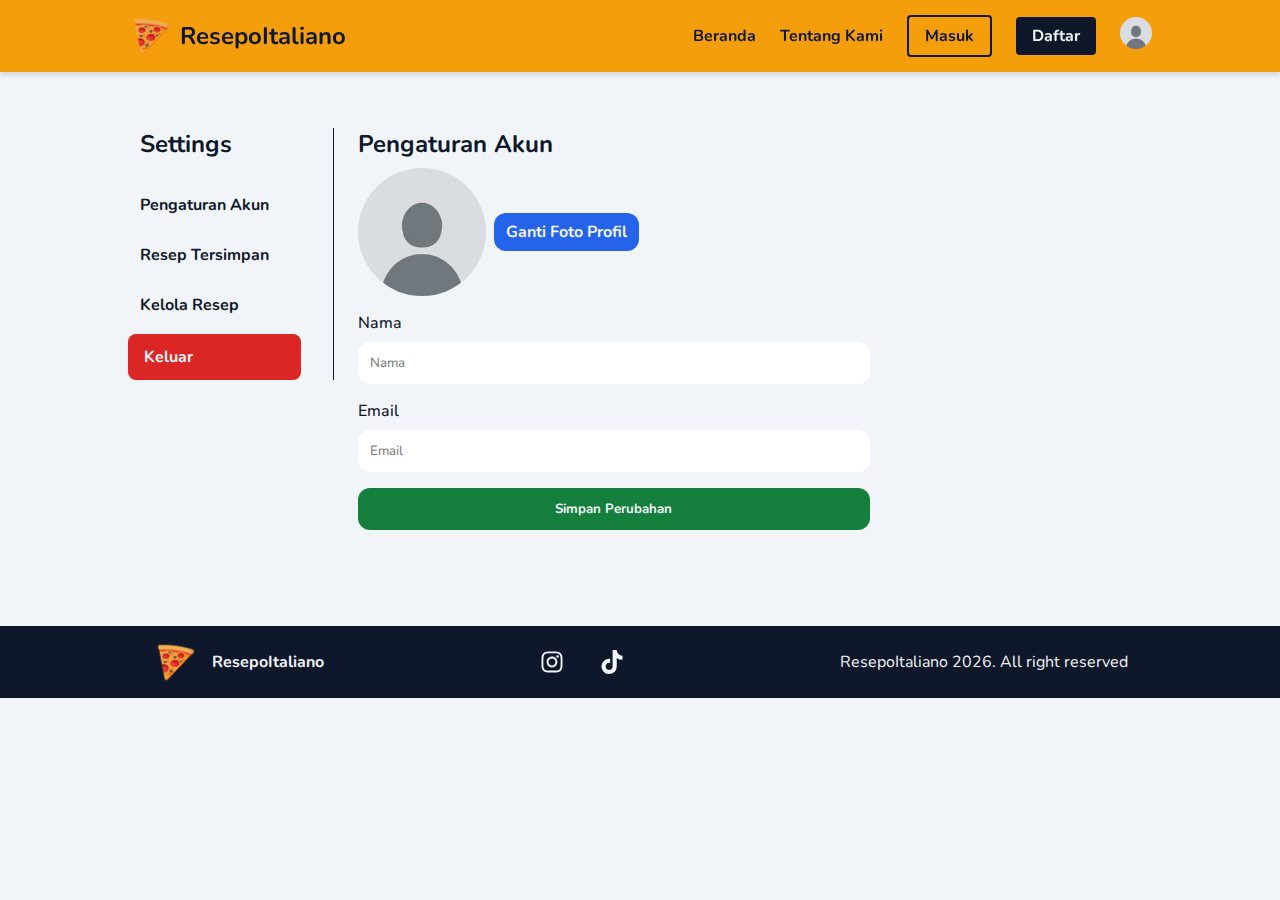
<file: profile.html>
<!DOCTYPE html>
<html lang="en">
  <head>
    <meta charset="UTF-8" />
    <meta name="viewport" content="width=device-width, initial-scale=1.0" />
    <title>Tentang Kami | ResepoItaliano</title>
    <link rel="preconnect" href="https://fonts.googleapis.com" />
    <link rel="preconnect" href="https://fonts.gstatic.com" crossorigin />
    <link
      href="https://fonts.googleapis.com/css2?family=Nunito:ital,wght@0,200..1000;1,200..1000&display=swap"
      rel="stylesheet"
    />
    <link rel="stylesheet" href="./css/style.css" />
    <link rel="stylesheet" href="./css/core.css" />
  </head>
  <body class="normal-font-size">
    <!-- Navigation Start -->
    <div class="navigation-container">
      <nav class="navigation-bar">
        <a href="#" class="logo">
          <img src="/images/logo.png" alt="ResepoItaliano Logo" />
          <span class="big-normal-font-size">ResepoItaliano</span>
        </a>
        <div class="hamburger-menu">
          <span></span>
          <span></span>
          <span></span>
        </div>
        <div class="navigation-links-container">
          <ul class="navigation-links">
            <li class="navigation-link"><a href="/">Beranda</a></li>
            <li class="navigation-link">
              <a href="/about-us.html">Tentang Kami</a>
            </li>
            <li class="navigation-link">
              <a href="/login.html" class="login-button">Masuk</a>
            </li>
            <li class="navigation-link">
              <a href="/register.html" class="register-button">Daftar</a>
            </li>
            <li class="navigation-link">
              <a href="/profile.html" class="profile-photo"
                ><img
                  src="./images/profiles/default.jpg"
                  alt="Profile photo"
                  class="profile-photo"
                /><span>Zaki Dzulfikar</span></a
              >
            </li>
          </ul>
        </div>
      </nav>
    </div>
    <!-- Navigation End -->
    <!-- Aside Start -->
    <div class="profile-settings-container">
      <div class="profile-settings">
        <!-- Tombol untuk aside -->
        <button id="asideToggle" class="aside-toggle">
          <svg
            fill="currentColor"
            xmlns="http://www.w3.org/2000/svg"
            viewBox="0 0 512 512"
            class="icon"
          >
            <path d="M495.9 166.6c3.2 8.7 .5 18.4-6.4 24.6l-43.3 39.4c1.1 8.3 1.7 16.8 1.7 25.4s-.6 17.1-1.7 25.4l43.3 39.4c6.9 6.2 9.6 15.9 6.4 24.6c-4.4 11.9-9.7 23.3-15.8 34.3l-4.7 8.1c-6.6 11-14 21.4-22.1 31.2c-5.9 7.2-15.7 9.6-24.5 6.8l-55.7-17.7c-13.4 10.3-28.2 18.9-44 25.4l-12.5 57.1c-2 9.1-9 16.3-18.2 17.8c-13.8 2.3-28 3.5-42.5 3.5s-28.7-1.2-42.5-3.5c-9.2-1.5-16.2-8.7-18.2-17.8l-12.5-57.1c-15.8-6.5-30.6-15.1-44-25.4L83.1 425.9c-8.8 2.8-18.6 .3-24.5-6.8c-8.1-9.8-15.5-20.2-22.1-31.2l-4.7-8.1c-6.1-11-11.4-22.4-15.8-34.3c-3.2-8.7-.5-18.4 6.4-24.6l43.3-39.4C64.6 273.1 64 264.6 64 256s.6-17.1 1.7-25.4L22.4 191.2c-6.9-6.2-9.6-15.9-6.4-24.6c4.4-11.9 9.7-23.3 15.8-34.3l4.7-8.1c6.6-11 14-21.4 22.1-31.2c5.9-7.2 15.7-9.6 24.5-6.8l55.7 17.7c13.4-10.3 28.2-18.9 44-25.4l12.5-57.1c2-9.1 9-16.3 18.2-17.8C227.3 1.2 241.5 0 256 0s28.7 1.2 42.5 3.5c9.2 1.5 16.2 8.7 18.2 17.8l12.5 57.1c15.8 6.5 30.6 15.1 44 25.4l55.7-17.7c8.8-2.8 18.6-.3 24.5 6.8c8.1 9.8 15.5 20.2 22.1 31.2l4.7 8.1c6.1 11 11.4 22.4 15.8 34.3zM256 336a80 80 0 1 0 0-160 80 80 0 1 0 0 160z"></path>
          </svg>
        </button>
        <!-- Aside -->
        <aside id="asideMenu" class="aside-menu">
          <div class="menu-content">
            <h2>Settings</h2>
            <a href="/profile" class="aside-link">Pengaturan Akun</a>
            <a href="/profile/produk-tersimpan" class="aside-link"
              >Resep Tersimpan</a
            >
            <a href="/profile/kelola-produk" class="aside-link"
              >Kelola Resep</a
            >
            <a href="/profile/keluar" class="aside-link exit">Keluar</a>
          </div>
        </aside>
        <!-- Aside End -->
        <!-- Profile Settings Start -->
        <div class="profile-settings-content">
          <h1 class="big-normal-font-size">Pengaturan Akun</h1>
          <div class="profile-settings-form">
            <form action="#" method="POST">
              <div id="profileSettingsPhoto" class="form-group profile-settings-photo">
                <img
                  src="./images/profiles/default.jpg"
                  alt="Profile photo"
                  class="profile-photo"
                  id="profilePreview"
                />
                <div class="profile-image-upload">
                  <label
                    for="profilePhoto"
                    class="font-semibold cursor-pointer text-light-base"
                    >Ganti Foto Profil</label
                  >
                  <input
                    type="file"
                    name="profilePhoto"
                    id="profilePhoto"
                    onchange="previewProfilePhoto()"
                  />
                </div>
              </div>
              <div class="form-group">
                <label for="name">Nama</label>
                <input
                  type="text"
                  name="name"
                  id="name"
                  placeholder="Nama"
                  required
                />
              </div>
              <div class="form-group">
                <label for="email">Email</label>
                <input
                  type="email"
                  name="email"
                  id="email"
                  placeholder="Email"
                  required
                />
              </div>
              <button type="submit" class="save-button">
                Simpan Perubahan
              </button>
            </form>
          </div>
        </div>
      </div>
      <!-- Profile Settings End -->
    </div>
    <!-- Footer Start -->
    <div class="footer-container">
      <footer class="footer">
        <a href="#"
          ><img src="./images/logo.png" alt="ResepoItaliano Logo" /><span
            >ResepoItaliano</span
          ></a
        >
        <div class="social-medias">
          <a href="#">
            <svg
              fill="currentColor"
              xmlns="http://www.w3.org/2000/svg"
              viewBox="0 0 448 512"
            >
              <path
                d="M224.1 141c-63.6 0-114.9 51.3-114.9 114.9s51.3 114.9 114.9 114.9S339 319.5 339 255.9 287.7 141 224.1 141zm0 189.6c-41.1 0-74.7-33.5-74.7-74.7s33.5-74.7 74.7-74.7 74.7 33.5 74.7 74.7-33.6 74.7-74.7 74.7zm146.4-194.3c0 14.9-12 26.8-26.8 26.8-14.9 0-26.8-12-26.8-26.8s12-26.8 26.8-26.8 26.8 12 26.8 26.8zm76.1 27.2c-1.7-35.9-9.9-67.7-36.2-93.9-26.2-26.2-58-34.4-93.9-36.2-37-2.1-147.9-2.1-184.9 0-35.8 1.7-67.6 9.9-93.9 36.1s-34.4 58-36.2 93.9c-2.1 37-2.1 147.9 0 184.9 1.7 35.9 9.9 67.7 36.2 93.9s58 34.4 93.9 36.2c37 2.1 147.9 2.1 184.9 0 35.9-1.7 67.7-9.9 93.9-36.2 26.2-26.2 34.4-58 36.2-93.9 2.1-37 2.1-147.8 0-184.8zM398.8 388c-7.8 19.6-22.9 34.7-42.6 42.6-29.5 11.7-99.5 9-132.1 9s-102.7 2.6-132.1-9c-19.6-7.8-34.7-22.9-42.6-42.6-11.7-29.5-9-99.5-9-132.1s-2.6-102.7 9-132.1c7.8-19.6 22.9-34.7 42.6-42.6 29.5-11.7 99.5-9 132.1-9s102.7-2.6 132.1 9c19.6 7.8 34.7 22.9 42.6 42.6 11.7 29.5 9 99.5 9 132.1s2.7 102.7-9 132.1z"
              />
            </svg>
          </a>
          <a href="#"
            ><svg
              fill="currentColor"
              xmlns="http://www.w3.org/2000/svg"
              viewBox="0 0 448 512"
            >
              <path
                d="M448,209.91a210.06,210.06,0,0,1-122.77-39.25V349.38A162.55,162.55,0,1,1,185,188.31V278.2a74.62,74.62,0,1,0,52.23,71.18V0l88,0a121.18,121.18,0,0,0,1.86,22.17h0A122.18,122.18,0,0,0,381,102.39a121.43,121.43,0,0,0,67,20.14Z"
              /></svg
          ></a>
        </div>
        <p>ResepoItaliano <span id="getYear"></span>. All right reserved</p>
      </footer>
    </div>
    <!-- Footer End -->
    <script src="js/app.js"></script>
    <script>
      const asideMenu = document.getElementById("asideMenu");
      const asideToggle = document.getElementById("asideToggle");

      asideToggle.addEventListener("click", () => {
        const isOpen = asideMenu.style.transform === "translateX(0%)";
        asideMenu.style.transform = isOpen
          ? "translateX(-100%)"
          : "translateX(0%)";
        asideToggle.style.transform = isOpen
          ? "translateX(0)"
          : "translateX(16rem)";
      });
    </script>
  </body>
</html>
</file>
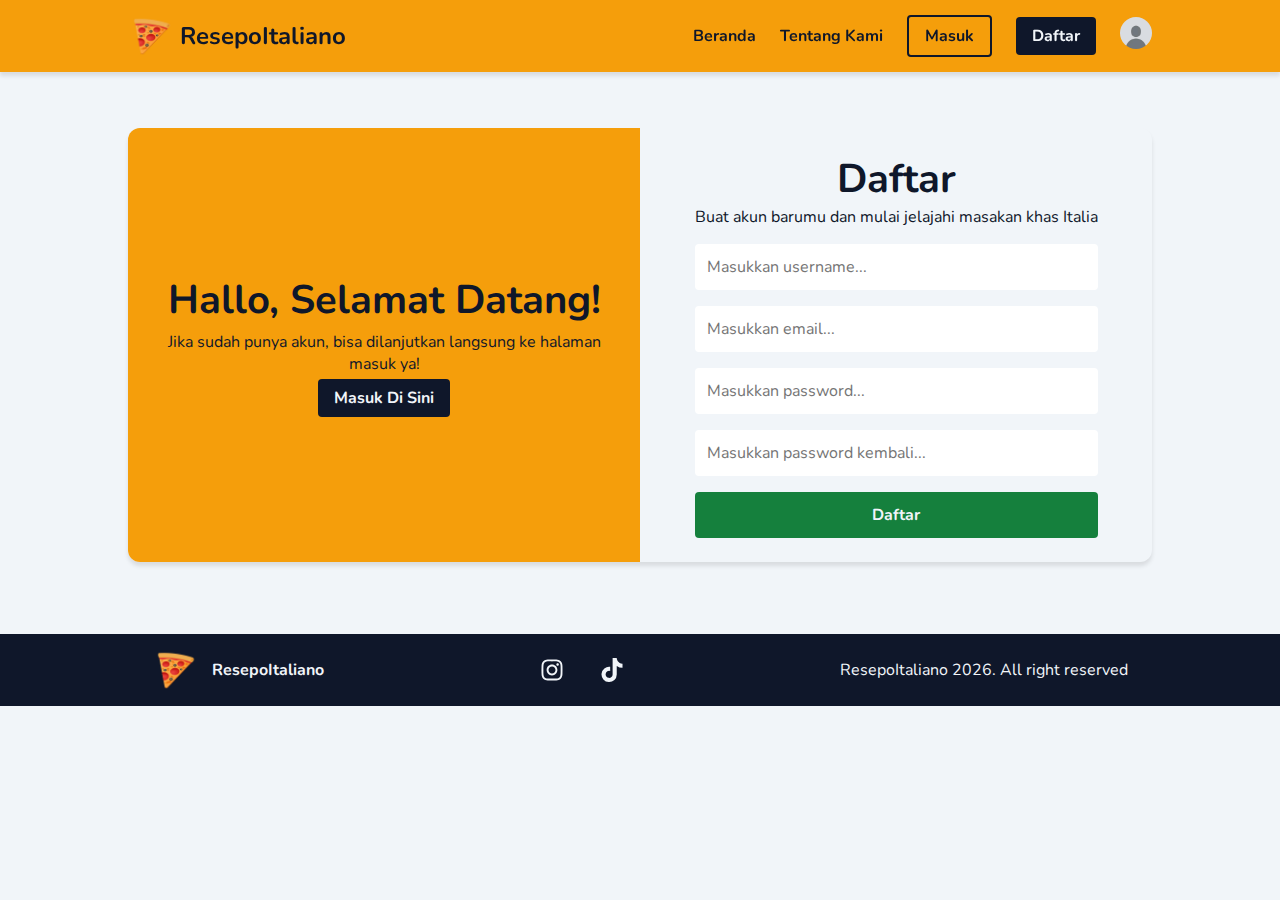
<file: register.html>
<!DOCTYPE html>
<html lang="en">
  <head>
    <meta charset="UTF-8" />
    <meta name="viewport" content="width=device-width, initial-scale=1.0" />
    <title>Daftar | ResepoItaliano</title>
    <link rel="preconnect" href="https://fonts.googleapis.com" />
    <link rel="preconnect" href="https://fonts.gstatic.com" crossorigin />
    <link
      href="https://fonts.googleapis.com/css2?family=Nunito:ital,wght@0,200..1000;1,200..1000&display=swap"
      rel="stylesheet"
    />
    <link rel="stylesheet" href="./css/style.css" />
    <link rel="stylesheet" href="./css/core.css" />
  </head>
  <body class="normal-font-size">
    <!-- Navigation Start -->
    <div class="navigation-container">
      <nav class="navigation-bar">
        <a href="#" class="logo">
          <img src="/images/logo.png" alt="ResepoItaliano Logo" />
          <span class="big-normal-font-size">ResepoItaliano</span>
        </a>
        <div class="hamburger-menu">
          <span></span>
          <span></span>
          <span></span>
        </div>
        <div class="navigation-links-container">
          <ul class="navigation-links">
            <li class="navigation-link"><a href="/">Beranda</a></li>
            <li class="navigation-link">
              <a href="/about-us.html">Tentang Kami</a>
            </li>
            <li class="navigation-link">
              <a href="/login.html" class="login-button">Masuk</a>
            </li>
            <li class="navigation-link">
              <a href="/register.html" class="register-button">Daftar</a>
            </li>
            <li class="navigation-link">
              <a href="/profile.html" class="profile-photo"
                ><img
                  src="./images/profiles/default.jpg"
                  alt="Profile photo"
                  class="profile-photo"
                /><span>Zaki Dzulfikar</span></a
              >
            </li>
          </ul>
        </div>
      </nav>
    </div>
    <!-- Navigation End -->
    <!-- Register Start -->
    <div class="register-container normal-font-size">
      <div class="greeting-container">
        <h1 class="title-font-size">Hallo, Selamat Datang!</h1>
        <p>
          Jika sudah punya akun, bisa dilanjutkan langsung ke halaman masuk ya!
        </p>
        <a href="login.html">Masuk Di Sini</a>
      </div>
      <div class="register-form">
        <div class="register-form-header">
          <h1 class="title-font-size">Daftar</h1>
          <p>Buat akun barumu dan mulai jelajahi masakan khas Italia</p>
        </div>
        <form action="#" method="POST" class="register-form-body">
          <input
            type="text"
            id="name"
            name="name"
            placeholder="Masukkan username..."
            class="normal-font-size"
          />
          <input
            type="email"
            id="email"
            name="email"
            placeholder="Masukkan email..."
            class="normal-font-size"
          />
          <input
            type="password"
            id="password"
            name="password"
            placeholder="Masukkan password..."
            class="normal-font-size"
          />
          <input
            type="password"
            id="confirm-password"
            name="confirm-password"
            placeholder="Masukkan password kembali..."
            class="normal-font-size"
          />
          <input type="submit" value="Daftar" class="normal-font-size" />
        </form>
      </div>
    </div>
    <!-- Register End -->
    <!-- Footer Start -->
    <div class="footer-container">
      <footer class="footer">
        <a href="#"
          ><img src="./images/logo.png" alt="ResepoItaliano Logo" /><span
            >ResepoItaliano</span
          ></a
        >
        <div class="social-medias">
          <a href="#">
            <svg
              fill="currentColor"
              xmlns="http://www.w3.org/2000/svg"
              viewBox="0 0 448 512"
            >
              <path
                d="M224.1 141c-63.6 0-114.9 51.3-114.9 114.9s51.3 114.9 114.9 114.9S339 319.5 339 255.9 287.7 141 224.1 141zm0 189.6c-41.1 0-74.7-33.5-74.7-74.7s33.5-74.7 74.7-74.7 74.7 33.5 74.7 74.7-33.6 74.7-74.7 74.7zm146.4-194.3c0 14.9-12 26.8-26.8 26.8-14.9 0-26.8-12-26.8-26.8s12-26.8 26.8-26.8 26.8 12 26.8 26.8zm76.1 27.2c-1.7-35.9-9.9-67.7-36.2-93.9-26.2-26.2-58-34.4-93.9-36.2-37-2.1-147.9-2.1-184.9 0-35.8 1.7-67.6 9.9-93.9 36.1s-34.4 58-36.2 93.9c-2.1 37-2.1 147.9 0 184.9 1.7 35.9 9.9 67.7 36.2 93.9s58 34.4 93.9 36.2c37 2.1 147.9 2.1 184.9 0 35.9-1.7 67.7-9.9 93.9-36.2 26.2-26.2 34.4-58 36.2-93.9 2.1-37 2.1-147.8 0-184.8zM398.8 388c-7.8 19.6-22.9 34.7-42.6 42.6-29.5 11.7-99.5 9-132.1 9s-102.7 2.6-132.1-9c-19.6-7.8-34.7-22.9-42.6-42.6-11.7-29.5-9-99.5-9-132.1s-2.6-102.7 9-132.1c7.8-19.6 22.9-34.7 42.6-42.6 29.5-11.7 99.5-9 132.1-9s102.7-2.6 132.1 9c19.6 7.8 34.7 22.9 42.6 42.6 11.7 29.5 9 99.5 9 132.1s2.7 102.7-9 132.1z"
              />
            </svg>
          </a>
          <a href="#"
            ><svg
              fill="currentColor"
              xmlns="http://www.w3.org/2000/svg"
              viewBox="0 0 448 512"
            >
              <path
                d="M448,209.91a210.06,210.06,0,0,1-122.77-39.25V349.38A162.55,162.55,0,1,1,185,188.31V278.2a74.62,74.62,0,1,0,52.23,71.18V0l88,0a121.18,121.18,0,0,0,1.86,22.17h0A122.18,122.18,0,0,0,381,102.39a121.43,121.43,0,0,0,67,20.14Z"
              /></svg
          ></a>
        </div>
        <p>ResepoItaliano <span id="getYear"></span>. All right reserved</p>
      </footer>
    </div>
    <!-- Footer End -->
    <script src="js/app.js"></script>
  </body>
</html>
</file>
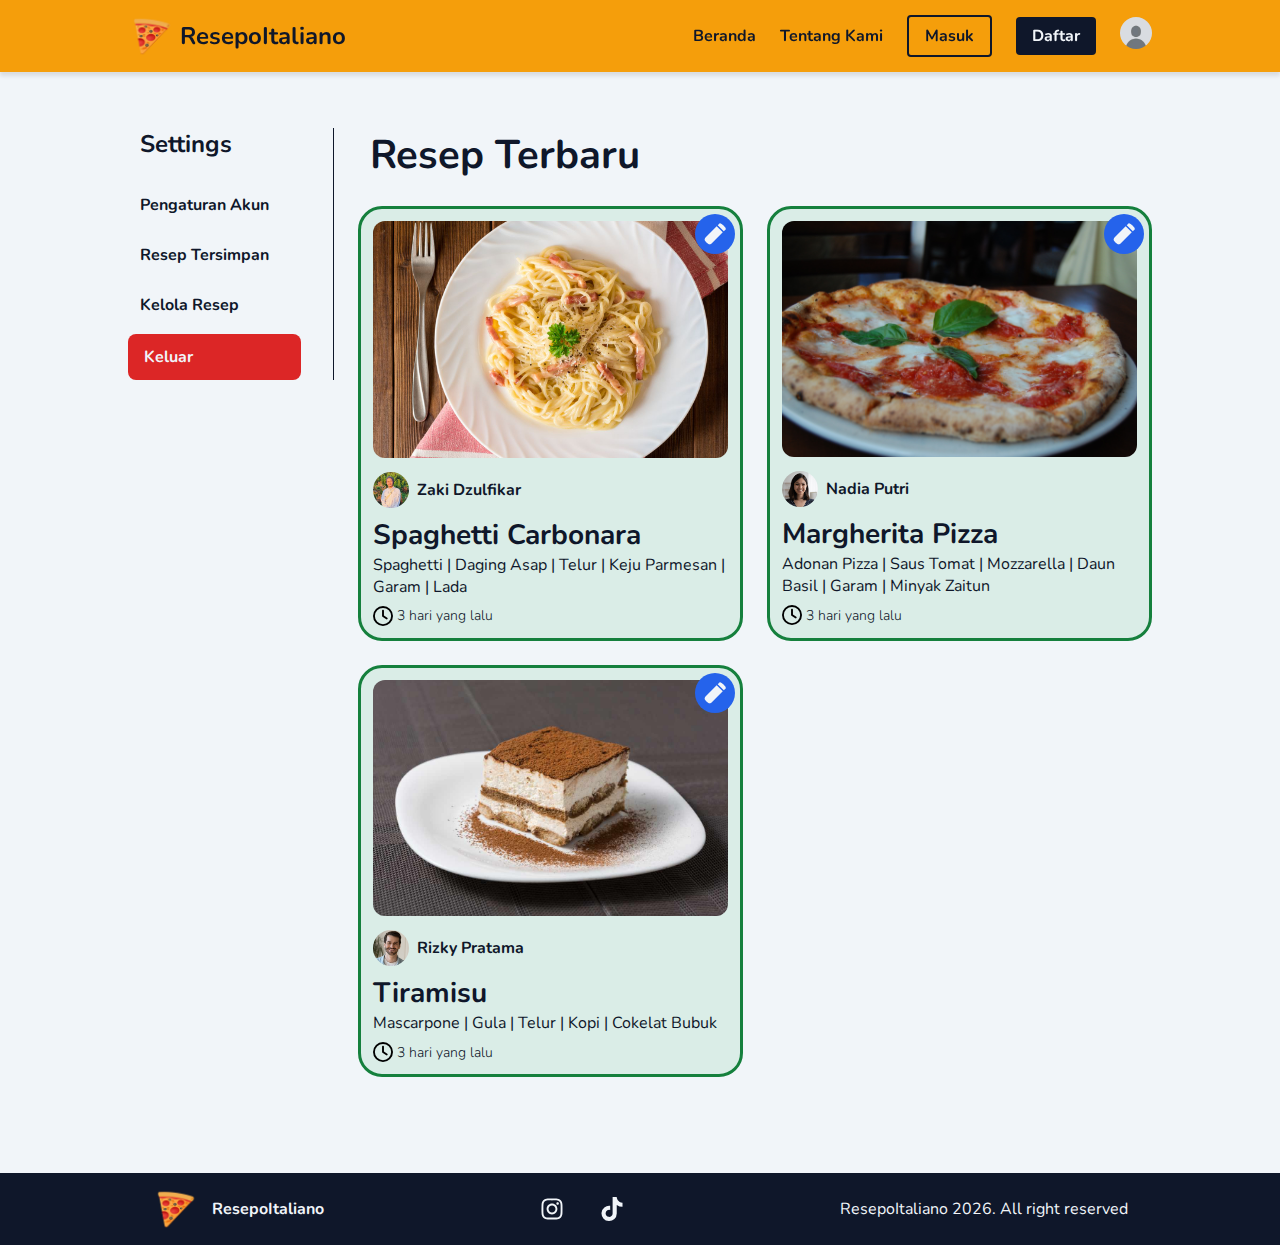
<file: saved-recipes.html>
<!DOCTYPE html>
<html lang="en">
  <head>
    <meta charset="UTF-8" />
    <meta name="viewport" content="width=device-width, initial-scale=1.0" />
    <title>Kelola Resep | ResepoItaliano</title>
    <link rel="preconnect" href="https://fonts.googleapis.com" />
    <link rel="preconnect" href="https://fonts.gstatic.com" crossorigin />
    <link
      href="https://fonts.googleapis.com/css2?family=Nunito:ital,wght@0,200..1000;1,200..1000&display=swap"
      rel="stylesheet"
    />
    <link rel="stylesheet" href="./css/style.css" />
    <link rel="stylesheet" href="./css/core.css" />
  </head>
  <body class="normal-font-size">
    <!-- Navigation Start -->
    <div class="navigation-container">
      <nav class="navigation-bar">
        <a href="#" class="logo">
          <img src="/images/logo.png" alt="ResepoItaliano Logo" />
          <span class="big-normal-font-size">ResepoItaliano</span>
        </a>
        <div class="hamburger-menu">
          <span></span>
          <span></span>
          <span></span>
        </div>
        <div class="navigation-links-container">
          <ul class="navigation-links">
            <li class="navigation-link"><a href="/">Beranda</a></li>
            <li class="navigation-link">
              <a href="/about-us.html">Tentang Kami</a>
            </li>
            <li class="navigation-link">
              <a href="/login.html" class="login-button">Masuk</a>
            </li>
            <li class="navigation-link">
              <a href="/register.html" class="register-button">Daftar</a>
            </li>
            <li class="navigation-link">
              <a href="/profile.html" class="profile-photo"
                ><img
                  src="./images/profiles/default.jpg"
                  alt="Profile photo"
                  class="profile-photo"
                /><span>Zaki Dzulfikar</span></a
              >
            </li>
          </ul>
        </div>
      </nav>
    </div>
    <!-- Navigation End -->
    <!-- Aside Start -->
    <div class="saved-recipes-container">
      <div class="saved-recipes">
        <!-- Tombol untuk aside -->
        <button id="asideToggle" class="aside-toggle">
          <svg
            fill="currentColor"
            xmlns="http://www.w3.org/2000/svg"
            viewBox="0 0 512 512"
            class="icon"
          >
            <path
              d="M495.9 166.6c3.2 8.7 .5 18.4-6.4 24.6l-43.3 39.4c1.1 8.3 1.7 16.8 1.7 25.4s-.6 17.1-1.7 25.4l43.3 39.4c6.9 6.2 9.6 15.9 6.4 24.6c-4.4 11.9-9.7 23.3-15.8 34.3l-4.7 8.1c-6.6 11-14 21.4-22.1 31.2c-5.9 7.2-15.7 9.6-24.5 6.8l-55.7-17.7c-13.4 10.3-28.2 18.9-44 25.4l-12.5 57.1c-2 9.1-9 16.3-18.2 17.8c-13.8 2.3-28 3.5-42.5 3.5s-28.7-1.2-42.5-3.5c-9.2-1.5-16.2-8.7-18.2-17.8l-12.5-57.1c-15.8-6.5-30.6-15.1-44-25.4L83.1 425.9c-8.8 2.8-18.6 .3-24.5-6.8c-8.1-9.8-15.5-20.2-22.1-31.2l-4.7-8.1c-6.1-11-11.4-22.4-15.8-34.3c-3.2-8.7-.5-18.4 6.4-24.6l43.3-39.4C64.6 273.1 64 264.6 64 256s.6-17.1 1.7-25.4L22.4 191.2c-6.9-6.2-9.6-15.9-6.4-24.6c4.4-11.9 9.7-23.3 15.8-34.3l4.7-8.1c6.6-11 14-21.4 22.1-31.2c5.9-7.2 15.7-9.6 24.5-6.8l55.7 17.7c13.4-10.3 28.2-18.9 44-25.4l12.5-57.1c2-9.1 9-16.3 18.2-17.8C227.3 1.2 241.5 0 256 0s28.7 1.2 42.5 3.5c9.2 1.5 16.2 8.7 18.2 17.8l12.5 57.1c15.8 6.5 30.6 15.1 44 25.4l55.7-17.7c8.8-2.8 18.6-.3 24.5 6.8c8.1 9.8 15.5 20.2 22.1 31.2l4.7 8.1c6.1 11 11.4 22.4 15.8 34.3zM256 336a80 80 0 1 0 0-160 80 80 0 1 0 0 160z"
            ></path>
          </svg>
        </button>
        <!-- Aside -->
        <aside id="asideMenu" class="aside-menu">
          <div class="menu-content">
            <h2>Settings</h2>
            <a href="/profile" class="aside-link">Pengaturan Akun</a>
            <a href="/profile/produk-tersimpan" class="aside-link"
              >Resep Tersimpan</a
            >
            <a href="/profile/kelola-produk" class="aside-link">Kelola Resep</a>
            <a href="/profile/keluar" class="aside-link exit">Keluar</a>
          </div>
        </aside>
        <!-- Aside End -->
        <!-- Profile Settings Start -->
        <!-- Recipe Section Start -->
        <div class="saved-recipes-content">
          <h2 class="title-font-size">Resep Terbaru</h2>
          <div class="saved-recipes-list">
            <div class="saved-recipe-item">
              <a href="#"
                ><img
                  src="./images/recipes/spaghetti-carbonara.jpeg"
                  alt="Spaghetti Carbonara"
              /></a>
              <div class="user-recipe">
                <img
                  src="./images/profiles/zaki-dzulfikar.png"
                  alt="Zaki Dzulfikar Foto Profil"
                />
                <p>Zaki Dzulfikar</p>
              </div>
              <div class="recipe-item-content">
                <a href="#"
                  ><h3 class="subtitle-font-size">Spaghetti Carbonara</h3></a
                >
                <p>
                  Spaghetti | Daging Asap | Telur | Keju Parmesan | Garam | Lada
                </p>
              </div>
              <div class="recipe-time-past small-font-size">
                <svg xmlns="http://www.w3.org/2000/svg" viewBox="0 0 512 512">
                  <path
                    d="M464 256A208 208 0 1 1 48 256a208 208 0 1 1 416 0zM0 256a256 256 0 1 0 512 0A256 256 0 1 0 0 256zM232 120l0 136c0 8 4 15.5 10.7 20l96 64c11 7.4 25.9 4.4 33.3-6.7s4.4-25.9-6.7-33.3L280 243.2 280 120c0-13.3-10.7-24-24-24s-24 10.7-24 24z"
                  />
                </svg>
                <span>3 hari yang lalu</span>
              </div>
              <div class="recipe-action">
                <a href="/post/update/<?= $post->id ?>">
                  <svg
                    xmlns="http://www.w3.org/2000/svg"
                    viewBox="0 0 512 512"
                    fill="currentColor"
                  >
                    <path
                      d="M362.7 19.3L314.3 67.7 444.3 197.7l48.4-48.4c25-25 25-65.5 0-90.5L453.3 19.3c-25-25-65.5-25-90.5 0zm-71 71L58.6 323.5c-10.4 10.4-18 23.3-22.2 37.4L1 481.2C-1.5 489.7 .8 498.8 7 505s15.3 8.5 23.7 6.1l120.3-35.4c14.1-4.2 27-11.8 37.4-22.2L421.7 220.3 291.7 90.3z"
                    />
                  </svg>
                </a>
              </div>
            </div>
            <div class="saved-recipe-item">
              <a href="#"
                ><img
                  src="./images/recipes/margherita-pizza.jpg"
                  alt="Margherita Pizza"
              /></a>
              <div class="user-recipe">
                <img
                  src="./images/profiles/nadia-putri.png"
                  alt="Nadia Putri Foto Profil"
                />
                <p>Nadia Putri</p>
              </div>
              <div class="recipe-item-content">
                <a href="#"
                  ><h3 class="subtitle-font-size">Margherita Pizza</h3></a
                >
                <p>
                  Adonan Pizza | Saus Tomat | Mozzarella | Daun Basil | Garam |
                  Minyak Zaitun
                </p>
              </div>
              <div class="recipe-time-past small-font-size">
                <svg xmlns="http://www.w3.org/2000/svg" viewBox="0 0 512 512">
                  <path
                    d="M464 256A208 208 0 1 1 48 256a208 208 0 1 1 416 0zM0 256a256 256 0 1 0 512 0A256 256 0 1 0 0 256zM232 120l0 136c0 8 4 15.5 10.7 20l96 64c11 7.4 25.9 4.4 33.3-6.7s4.4-25.9-6.7-33.3L280 243.2 280 120c0-13.3-10.7-24-24-24s-24 10.7-24 24z"
                  />
                </svg>
                <span>3 hari yang lalu</span>
              </div>
              <div class="recipe-action">
                <a href="/post/update/<?= $post->id ?>">
                  <svg
                    xmlns="http://www.w3.org/2000/svg"
                    viewBox="0 0 512 512"
                    fill="currentColor"
                  >
                    <path
                      d="M362.7 19.3L314.3 67.7 444.3 197.7l48.4-48.4c25-25 25-65.5 0-90.5L453.3 19.3c-25-25-65.5-25-90.5 0zm-71 71L58.6 323.5c-10.4 10.4-18 23.3-22.2 37.4L1 481.2C-1.5 489.7 .8 498.8 7 505s15.3 8.5 23.7 6.1l120.3-35.4c14.1-4.2 27-11.8 37.4-22.2L421.7 220.3 291.7 90.3z"
                    />
                  </svg>
                </a>
              </div>
            </div>
            <div class="saved-recipe-item">
              <a href="#"
                ><img src="./images/recipes/tiramisu.jpg" alt="Tiramisu"
              /></a>
              <div class="user-recipe">
                <img
                  src="./images/profiles/rizky-pratama.png"
                  alt="Rizky Pratama Foto Profil"
                />
                <p>Rizky Pratama</p>
              </div>
              <div class="recipe-item-content">
                <a href="#"><h3 class="subtitle-font-size">Tiramisu</h3></a>
                <p>Mascarpone | Gula | Telur | Kopi | Cokelat Bubuk</p>
              </div>
              <div class="recipe-time-past small-font-size">
                <svg xmlns="http://www.w3.org/2000/svg" viewBox="0 0 512 512">
                  <path
                    d="M464 256A208 208 0 1 1 48 256a208 208 0 1 1 416 0zM0 256a256 256 0 1 0 512 0A256 256 0 1 0 0 256zM232 120l0 136c0 8 4 15.5 10.7 20l96 64c11 7.4 25.9 4.4 33.3-6.7s4.4-25.9-6.7-33.3L280 243.2 280 120c0-13.3-10.7-24-24-24s-24 10.7-24 24z"
                  />
                </svg>
                <span>3 hari yang lalu</span>
              </div>
              <div class="recipe-action">
                <a href="/post/update/<?= $post->id ?>">
                  <svg
                    xmlns="http://www.w3.org/2000/svg"
                    viewBox="0 0 512 512"
                    fill="currentColor"
                  >
                    <path
                      d="M362.7 19.3L314.3 67.7 444.3 197.7l48.4-48.4c25-25 25-65.5 0-90.5L453.3 19.3c-25-25-65.5-25-90.5 0zm-71 71L58.6 323.5c-10.4 10.4-18 23.3-22.2 37.4L1 481.2C-1.5 489.7 .8 498.8 7 505s15.3 8.5 23.7 6.1l120.3-35.4c14.1-4.2 27-11.8 37.4-22.2L421.7 220.3 291.7 90.3z"
                    />
                  </svg>
                </a>
              </div>
            </div>
          </div>
        </div>
        <!-- Recipe Section End -->
      </div>
      <!-- Profile Settings End -->
    </div>
    <!-- Aside Start -->
    <!-- Footer Start -->
    <div class="footer-container">
      <footer class="footer">
        <a href="#"
          ><img src="./images/logo.png" alt="ResepoItaliano Logo" /><span
            >ResepoItaliano</span
          ></a
        >
        <div class="social-medias">
          <a href="#">
            <svg
              fill="currentColor"
              xmlns="http://www.w3.org/2000/svg"
              viewBox="0 0 448 512"
            >
              <path
                d="M224.1 141c-63.6 0-114.9 51.3-114.9 114.9s51.3 114.9 114.9 114.9S339 319.5 339 255.9 287.7 141 224.1 141zm0 189.6c-41.1 0-74.7-33.5-74.7-74.7s33.5-74.7 74.7-74.7 74.7 33.5 74.7 74.7-33.6 74.7-74.7 74.7zm146.4-194.3c0 14.9-12 26.8-26.8 26.8-14.9 0-26.8-12-26.8-26.8s12-26.8 26.8-26.8 26.8 12 26.8 26.8zm76.1 27.2c-1.7-35.9-9.9-67.7-36.2-93.9-26.2-26.2-58-34.4-93.9-36.2-37-2.1-147.9-2.1-184.9 0-35.8 1.7-67.6 9.9-93.9 36.1s-34.4 58-36.2 93.9c-2.1 37-2.1 147.9 0 184.9 1.7 35.9 9.9 67.7 36.2 93.9s58 34.4 93.9 36.2c37 2.1 147.9 2.1 184.9 0 35.9-1.7 67.7-9.9 93.9-36.2 26.2-26.2 34.4-58 36.2-93.9 2.1-37 2.1-147.8 0-184.8zM398.8 388c-7.8 19.6-22.9 34.7-42.6 42.6-29.5 11.7-99.5 9-132.1 9s-102.7 2.6-132.1-9c-19.6-7.8-34.7-22.9-42.6-42.6-11.7-29.5-9-99.5-9-132.1s-2.6-102.7 9-132.1c7.8-19.6 22.9-34.7 42.6-42.6 29.5-11.7 99.5-9 132.1-9s102.7-2.6 132.1 9c19.6 7.8 34.7 22.9 42.6 42.6 11.7 29.5 9 99.5 9 132.1s2.7 102.7-9 132.1z"
              />
            </svg>
          </a>
          <a href="#"
            ><svg
              fill="currentColor"
              xmlns="http://www.w3.org/2000/svg"
              viewBox="0 0 448 512"
            >
              <path
                d="M448,209.91a210.06,210.06,0,0,1-122.77-39.25V349.38A162.55,162.55,0,1,1,185,188.31V278.2a74.62,74.62,0,1,0,52.23,71.18V0l88,0a121.18,121.18,0,0,0,1.86,22.17h0A122.18,122.18,0,0,0,381,102.39a121.43,121.43,0,0,0,67,20.14Z"
              /></svg
          ></a>
        </div>
        <p>ResepoItaliano <span id="getYear"></span>. All right reserved</p>
      </footer>
    </div>
    <!-- Footer End -->
    <script src="js/app.js"></script>
    <script>
      const asideMenu = document.getElementById("asideMenu");
      const asideToggle = document.getElementById("asideToggle");

      asideToggle.addEventListener("click", () => {
        const isOpen = asideMenu.style.transform === "translateX(0%)";
        asideMenu.style.transform = isOpen
          ? "translateX(-100%)"
          : "translateX(0%)";
        asideToggle.style.transform = isOpen
          ? "translateX(0)"
          : "translateX(16rem)";
      });
    </script>
  </body>
</html>
</file>
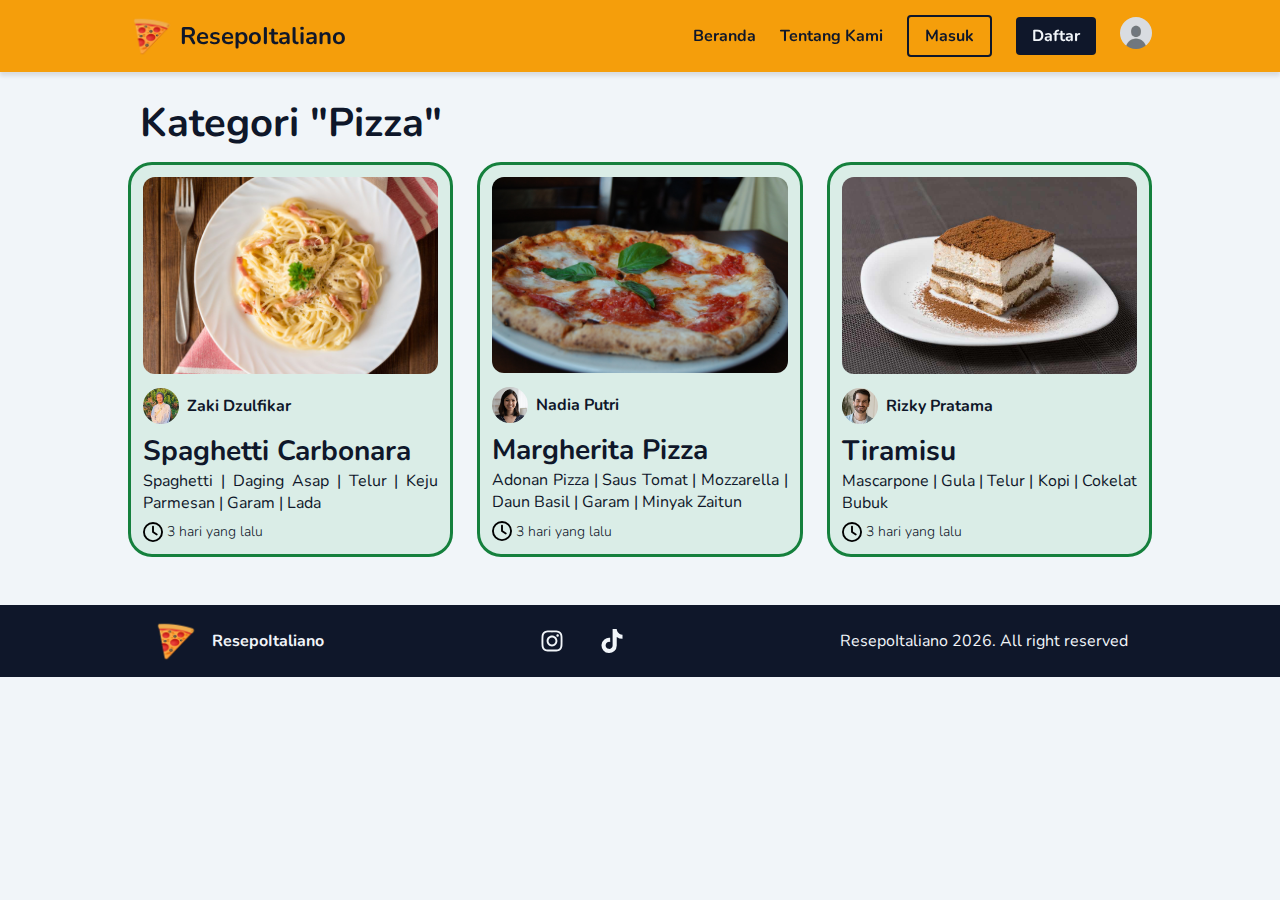
<file: search.html>
<!DOCTYPE html>
<html lang="en">
  <head>
    <meta charset="UTF-8" />
    <meta name="viewport" content="width=device-width, initial-scale=1.0" />
    <title>Beranda | ResepoItaliano</title>
    <link rel="preconnect" href="https://fonts.googleapis.com" />
    <link rel="preconnect" href="https://fonts.gstatic.com" crossorigin />
    <link
      href="https://fonts.googleapis.com/css2?family=Nunito:ital,wght@0,200..1000;1,200..1000&display=swap"
      rel="stylesheet"
    />
    <link rel="stylesheet" href="./css/style.css" />
    <link rel="stylesheet" href="./css/core.css" />
  </head>
  <body class="normal-font-size">
    <!-- Navigation Start -->
    <div class="navigation-container">
      <nav class="navigation-bar">
        <a href="#" class="logo">
          <img src="/images/logo.png" alt="ResepoItaliano Logo" />
          <span class="big-normal-font-size">ResepoItaliano</span>
        </a>
        <div class="hamburger-menu">
          <span></span>
          <span></span>
          <span></span>
        </div>
        <div class="navigation-links-container">
          <ul class="navigation-links">
            <li class="navigation-link"><a href="/">Beranda</a></li>
            <li class="navigation-link">
              <a href="/about-us.html">Tentang Kami</a>
            </li>
            <li class="navigation-link">
              <a href="/login.html" class="login-button">Masuk</a>
            </li>
            <li class="navigation-link">
              <a href="/register.html" class="register-button">Daftar</a>
            </li>
            <li class="navigation-link">
              <a href="/profile.html" class="profile-photo"
                ><img
                  src="./images/profiles/default.jpg"
                  alt="Profile photo"
                  class="profile-photo"
                /><span>Zaki Dzulfikar</span></a
              >
            </li>
          </ul>
        </div>
      </nav>
    </div>
    <!-- Navigation End -->
    <!-- Recipe Section Start -->
    <div class="search-container">
      <div class="search">
        <h2 class="title-font-size">Kategori "Pizza"</h2>
        <!-- <h2 class="title-font-size">Hasil pencarian "Enak"</h2> -->
        <div class="search-list">
          <div class="recipe-item">
            <a href="#"
              ><img
                src="./images/recipes/spaghetti-carbonara.jpeg"
                alt="Spaghetti Carbonara"
            /></a>
            <div class="user-recipe">
              <img
                src="./images/profiles/zaki-dzulfikar.png"
                alt="Zaki Dzulfikar Foto Profil"
              />
              <p>Zaki Dzulfikar</p>
            </div>
            <div class="recipe-item-content">
              <a href="#"
                ><h3 class="subtitle-font-size">Spaghetti Carbonara</h3></a
              >
              <p>
                Spaghetti | Daging Asap | Telur | Keju Parmesan | Garam | Lada
              </p>
            </div>
            <div class="recipe-time-past small-font-size">
              <svg xmlns="http://www.w3.org/2000/svg" viewBox="0 0 512 512">
                <path
                  d="M464 256A208 208 0 1 1 48 256a208 208 0 1 1 416 0zM0 256a256 256 0 1 0 512 0A256 256 0 1 0 0 256zM232 120l0 136c0 8 4 15.5 10.7 20l96 64c11 7.4 25.9 4.4 33.3-6.7s4.4-25.9-6.7-33.3L280 243.2 280 120c0-13.3-10.7-24-24-24s-24 10.7-24 24z"
                />
              </svg>
              <span>3 hari yang lalu</span>
            </div>
          </div>
          <div class="recipe-item">
            <a href="#"
              ><img
                src="./images/recipes/margherita-pizza.jpg"
                alt="Margherita Pizza"
            /></a>
            <div class="user-recipe">
              <img
                src="./images/profiles/nadia-putri.png"
                alt="Nadia Putri Foto Profil"
              />
              <p>Nadia Putri</p>
            </div>
            <div class="recipe-item-content">
              <a href="#"
                ><h3 class="subtitle-font-size">Margherita Pizza</h3></a
              >
              <p>
                Adonan Pizza | Saus Tomat | Mozzarella | Daun Basil | Garam |
                Minyak Zaitun
              </p>
            </div>
            <div class="recipe-time-past small-font-size">
              <svg xmlns="http://www.w3.org/2000/svg" viewBox="0 0 512 512">
                <path
                  d="M464 256A208 208 0 1 1 48 256a208 208 0 1 1 416 0zM0 256a256 256 0 1 0 512 0A256 256 0 1 0 0 256zM232 120l0 136c0 8 4 15.5 10.7 20l96 64c11 7.4 25.9 4.4 33.3-6.7s4.4-25.9-6.7-33.3L280 243.2 280 120c0-13.3-10.7-24-24-24s-24 10.7-24 24z"
                />
              </svg>
              <span>3 hari yang lalu</span>
            </div>
          </div>
          <div class="recipe-item">
            <a href="#"
              ><img src="./images/recipes/tiramisu.jpg" alt="Tiramisu"
            /></a>
            <div class="user-recipe">
              <img
                src="./images/profiles/rizky-pratama.png"
                alt="Rizky Pratama Foto Profil"
              />
              <p>Rizky Pratama</p>
            </div>
            <div class="recipe-item-content">
              <a href="#"><h3 class="subtitle-font-size">Tiramisu</h3></a>
              <p>Mascarpone | Gula | Telur | Kopi | Cokelat Bubuk</p>
            </div>
            <div class="recipe-time-past small-font-size">
              <svg xmlns="http://www.w3.org/2000/svg" viewBox="0 0 512 512">
                <path
                  d="M464 256A208 208 0 1 1 48 256a208 208 0 1 1 416 0zM0 256a256 256 0 1 0 512 0A256 256 0 1 0 0 256zM232 120l0 136c0 8 4 15.5 10.7 20l96 64c11 7.4 25.9 4.4 33.3-6.7s4.4-25.9-6.7-33.3L280 243.2 280 120c0-13.3-10.7-24-24-24s-24 10.7-24 24z"
                />
              </svg>
              <span>3 hari yang lalu</span>
            </div>
          </div>
        </div>
      </div>
    </div>
    <!-- Recipe Section End -->
    <!-- Footer Start -->
    <div class="footer-container">
      <footer class="footer">
        <a href="/"
          ><img src="./images/logo.png" alt="ResepoItaliano Logo" /><span
            >ResepoItaliano</span
          ></a
        >
        <div class="social-medias">
          <a href="#">
            <svg
              fill="currentColor"
              xmlns="http://www.w3.org/2000/svg"
              viewBox="0 0 448 512"
            >
              <path
                d="M224.1 141c-63.6 0-114.9 51.3-114.9 114.9s51.3 114.9 114.9 114.9S339 319.5 339 255.9 287.7 141 224.1 141zm0 189.6c-41.1 0-74.7-33.5-74.7-74.7s33.5-74.7 74.7-74.7 74.7 33.5 74.7 74.7-33.6 74.7-74.7 74.7zm146.4-194.3c0 14.9-12 26.8-26.8 26.8-14.9 0-26.8-12-26.8-26.8s12-26.8 26.8-26.8 26.8 12 26.8 26.8zm76.1 27.2c-1.7-35.9-9.9-67.7-36.2-93.9-26.2-26.2-58-34.4-93.9-36.2-37-2.1-147.9-2.1-184.9 0-35.8 1.7-67.6 9.9-93.9 36.1s-34.4 58-36.2 93.9c-2.1 37-2.1 147.9 0 184.9 1.7 35.9 9.9 67.7 36.2 93.9s58 34.4 93.9 36.2c37 2.1 147.9 2.1 184.9 0 35.9-1.7 67.7-9.9 93.9-36.2 26.2-26.2 34.4-58 36.2-93.9 2.1-37 2.1-147.8 0-184.8zM398.8 388c-7.8 19.6-22.9 34.7-42.6 42.6-29.5 11.7-99.5 9-132.1 9s-102.7 2.6-132.1-9c-19.6-7.8-34.7-22.9-42.6-42.6-11.7-29.5-9-99.5-9-132.1s-2.6-102.7 9-132.1c7.8-19.6 22.9-34.7 42.6-42.6 29.5-11.7 99.5-9 132.1-9s102.7-2.6 132.1 9c19.6 7.8 34.7 22.9 42.6 42.6 11.7 29.5 9 99.5 9 132.1s2.7 102.7-9 132.1z"
              />
            </svg>
          </a>
          <a href="#"
            ><svg
              fill="currentColor"
              xmlns="http://www.w3.org/2000/svg"
              viewBox="0 0 448 512"
            >
              <path
                d="M448,209.91a210.06,210.06,0,0,1-122.77-39.25V349.38A162.55,162.55,0,1,1,185,188.31V278.2a74.62,74.62,0,1,0,52.23,71.18V0l88,0a121.18,121.18,0,0,0,1.86,22.17h0A122.18,122.18,0,0,0,381,102.39a121.43,121.43,0,0,0,67,20.14Z"
              /></svg
          ></a>
        </div>
        <p>ResepoItaliano <span id="getYear"></span>. All right reserved</p>
      </footer>
    </div>
    <!-- Footer End -->
    <script src="js/app.js"></script>
  </body>
</html>
</file>
<file: css/style.css>
/* Navigation Start */
/* Navigation Container */
.navigation-container {
  padding: 12px 24px;
  box-shadow: 0 4px 4px 0 rgba(0, 0, 0, 0.1);
  background-color: var(--amber-base);
  position: fixed;
  top: 0;
  left: 0;
  right: 0;
  z-index: 100;
}

/* Navigation Bar */
.navigation-bar {
  display: flex;
  max-width: 1024px;
  margin: auto;
  justify-content: space-between;
  align-items: center;
}

/* Logo */
nav .logo {
  display: flex;
  align-items: center;
  gap: 4px;
}
nav .logo img {
  width: 48px;
  height: 48px;
}
nav .logo span {
  font-weight: 700;
}

/* Navigation Links */
.navigation-links-container {
  display: flex;
  align-items: center;
  gap: 24px;
}
.navigation-links {
  display: flex;
  align-items: center;
  gap: 24px;
}
.navigation-links a {
  font-weight: 700;
}
.register-button,
.login-button {
  padding: 8px 16px;
  border: none;
  background-color: var(--dark-base);
  color: var(--light-base);
  border-radius: 4px;
  cursor: pointer;
}
.login-button {
  background-color: transparent;
  border: 2px solid var(--dark-base);
  color: var(--dark-base);
}

/* Hamburger Menu */
.hamburger-menu {
  display: none;
  flex-direction: column;
  cursor: pointer;
  gap: 5px;
}
.hamburger-menu span {
  display: block;
  width: 24px;
  height: 3px;
  background-color: var(--dark-base);
  border-radius: 2px;
}

.profile-photo {
  width: 32px;
  height: 32px;
  border-radius: 50%;
}

.profile-photo span {
  display: none;
}

/* Responsive Design */
@media screen and (max-width: 640px) {
  /* Hide regular navigation links */
  .navigation-links-container {
    display: none;
    gap: 16px;
    position: absolute;
    top: -100px;
    left: 0;
    right: 0;
    background-color: var(--amber-base);
    padding: 0px 24px 12px;
  }

  .navigation-links {
    flex-direction: column;
    align-items: normal;
    gap: 8px;
  }

  /* Show hamburger menu */
  .hamburger-menu {
    display: flex;
  }

  /* Show menu when clicked */
  .navigation-container.active .navigation-links-container {
    display: block;
    top: 72px;
  }

  .navigation-container.active .navigation-links-container a {
    display: inline-block;
    width: 100%;
  }

  .navigation-container.active .navigation-links-container a.profile-photo {
    display: flex;
    gap: 8px;
    align-items: center;
  }

  .profile-photo span {
    display: inline-block;
  }
}

/* Navigation End */

/* Footer Start */
/* Footer Container */
.footer-container {
  width: 100%;
  background-color: var(--dark-base);
  color: var(--light-base);
}

.footer {
  display: flex;
  max-width: 1024px;
  margin: auto;
  justify-content: space-between;
  align-items: center;
  gap: 24px;
  padding: 12px 24px;
}

.footer a {
  display: flex;
  gap: 12px;
  align-items: center;
  color: var(--light-base);
  font-weight: 700;
}

.footer > a > img {
  width: 48px;
  height: 48px;
}

.social-medias {
  display: flex;
  justify-content: space-between;
  gap: 36px;
}

.social-medias a svg {
  width: 24px;
  height: 24px;
  color: var(--light-base);
}

@media screen and (max-width: 640px) {
  .footer {
    flex-direction: column;
  }
}
/* Footer End */

/* Register Start */
/* Registration Container */
.register-container {
  max-width: 1024px;
  margin: 128px auto 72px;
  background-color: var(--light-base);
  box-shadow: 0 4px 4px 0 rgba(0, 0, 0, 0.1);
  display: flex;
  border-radius: 12px;
  overflow: hidden;
}

.greeting-container {
  max-width: 512px;
  padding: 24px;
  background-color: var(--amber-base);
  display: flex;
  flex-direction: column;
  justify-content: center;
  align-items: center;
  gap: 4px;
  text-align: center;
}

.greeting-container a {
  padding: 8px 16px;
  background-color: var(--dark-base);
  color: var(--light-base);
  border-radius: 4px;
  font-weight: 700;
}

.register-form {
  margin: auto;
  text-align: center;
  padding: 24px;
  display: flex;
  flex-direction: column;
  gap: 16px;
}

.register-form-body {
  display: flex;
  flex-direction: column;
  gap: 16px;
}

.register-form-body input {
  font-family: "Nunito", sans-serif;
  padding: 12px;
  border: none;
  border-radius: 4px;
  outline: none;
}

.register-form-body input[type="submit"] {
  background-color: var(--green-base);
  color: var(--light-base);
  font-weight: 700;
  cursor: pointer;
}

@media screen and (max-width: 640px) {
  .register-container {
    flex-direction: column;
    margin: 96px 8px 48px;
  }

  .greeting-container {
    max-width: 100%;
  }
}

@media screen and (max-width: 1024px) {
  .register-container {
    margin: 96px 24px 48px;
  }
}
/* Register End */

/* Login Start */
.login-container {
  max-width: 1024px;
  min-height: 480px;
  margin: 128px auto 72px;
  background-color: var(--light-base);
  box-shadow: 0 4px 4px 0 rgba(0, 0, 0, 0.1);
  display: flex;
  flex-direction: row-reverse;
  border-radius: 12px;
  overflow: hidden;
}

.greeting-container {
  max-width: 512px;
  padding: 24px;
  background-color: var(--amber-base);
  display: flex;
  flex-direction: column;
  justify-content: center;
  align-items: center;
  gap: 4px;
  text-align: center;
}

.greeting-container a {
  padding: 8px 16px;
  background-color: var(--dark-base);
  color: var(--light-base);
  border-radius: 4px;
  font-weight: 700;
}

.login-form {
  margin: auto;
  text-align: center;
  padding: 24px;
  display: flex;
  flex-direction: column;
  gap: 16px;
}

.login-form-body {
  display: flex;
  flex-direction: column;
  gap: 16px;
}

.login-form-body input {
  font-family: "Nunito", sans-serif;
  padding: 12px;
  border: none;
  border-radius: 4px;
  outline: none;
}

.login-form-body input[type="submit"] {
  background-color: var(--green-base);
  color: var(--light-base);
  font-weight: 700;
  cursor: pointer;
}

@media screen and (max-width: 640px) {
  .login-container {
    flex-direction: column;
    margin: 96px 8px 48px;
  }

  .greeting-container {
    max-width: 100%;
  }
}

@media screen and (max-width: 1024px) {
  .login-container {
    margin: 96px 24px 48px;
  }
}

/* Login End */

/* About Us Start */

/* Hero Section Start */
.hero-about-us-container {
  position: relative;
  min-height: 512px;
  padding: 196px 8px;
  background-color: rgba(15, 23, 42, 1);
}

.hero-about-us-container::before {
  content: "";
  background-image: url("../images/backgrounds/italian-foods.jpg");
  background-position: center;
  background-size: cover;
  background-repeat: no-repeat;
  opacity: 0.6; /* Adjust the opacity as needed */
  position: absolute;
  top: 0;
  left: 0;
  right: 0;
  bottom: 0;
  z-index: 1;
}

.hero-about-us-container > * {
  position: relative;
  z-index: 2;
}

.hero-about-us {
  gap: 16px;
  color: var(--light-base);
  max-width: 1024px;
  margin: auto;
}

.hero-about-us-content {
  max-width: 640px;
}

.hero-about-us-content h1 {
  font-weight: 700;
}

.hero-about-us-content h1,
.hero-about-us-content h2 {
  margin-bottom: 4px;
}

.hero-about-us-content p {
  margin-bottom: 16px;
}

.hero-about-us-content .explore-recipes-link {
  background-color: var(--green-base);
  font-weight: 700;
  color: var(--light-base);
  padding: 8px 16px;
  border-radius: 4px;
}

@media screen and (max-width: 640px) {
  .hero-about-us-container {
    padding: 128px 8px 72px;
  }

  .hero-about-us-content p {
    text-align: justify;
  }
}

@media screen and (max-width: 1024px) {
  .hero-about-us-container {
    padding: 128px 24px 72px;
  }
}
/* Hero Section End */

/* Achievements Start */
.achievements-container {
  background-color: var(--green-base);
  padding: 24px 0;
}

.achievements {
  max-width: 1024px;
  margin: auto;
  display: flex;
  justify-content: center;
  gap: 48px;
}

.achievement {
  display: flex;
  flex-direction: column;
  gap: 8px;
  color: var(--light-base);
}

.achievement svg {
  width: 48px;
  height: 48px;
  display: none;
}

.achievement h3 {
  font-weight: 700;
}

.achievement p {
  text-align: justify;
}

@media screen and (max-width: 1024px) {
  .achievements-container {
    padding: 24px;
  }

  .achievements {
    gap: 12px;
  }
}

@media screen and (max-width: 640px) {
  .achievements {
    flex-direction: column;
    gap: 12px;
  }

  .achievement svg {
    display: none;
  }
}
/* Achievements End */

/* Features Start */
.features-container {
  padding: 24px 0;
}

.features {
  max-width: 1024px;
  margin: auto;
}

.features-head h2 {
  font-weight: 700;
  margin-bottom: 12px;
}

.features-body {
  display: flex;
  gap: 24px;
}

.features-body .feature {
  display: flex;
  flex-direction: column;
  gap: 8px;
  background-color: var(--green-base);
  color: var(--light-base);
  padding: 12px;
  border-radius: 12px;
  flex: 1;
}

.features-body .feature h2 {
  font-weight: 700;
}

.features-body .feature svg {
  width: 48px;
  height: 48px;
}

@media screen and (max-width: 1024px) {
  .features-container {
    padding: 24px;
  }
}

@media screen and (max-width: 640px) {
  .features-body {
    flex-direction: column;
    gap: 12px;
  }

  .features-body .feature svg {
    width: 32px;
    height: 32px;
  }
}
/* Features End */

/* Testimonials Start */
.testimonials-container {
  padding: 24px 0;
  background-color: var(--dark-base);
}

.testimonials {
  max-width: 1024px;
  margin: auto;
}

.testimonials-head {
  color: var(--light-base);
  margin-bottom: 12px;
  font-weight: 700;
}

.testimonials-body {
  display: flex;
  gap: 24px;
  text-align: justify;
}

.testimonials-body .testimonial {
  display: flex;
  flex-direction: column;
  gap: 8px;
  background-color: var(--amber-base);
  color: var(--light-base);
  padding: 12px;
  border-radius: 12px;
  flex: 1;
}

.testimonials-body .testimonial .testimonial-profile {
  display: flex;
  gap: 8px;
  align-items: center;
}

.testimonials-body .testimonial .testimonial-profile img {
  width: 48px;
  height: 48px;
  border-radius: 50%;
}

.testimonials-body .testimonial .testimonial-name {
  font-weight: 700;
}

.testimonials-body .testimonial svg {
  width: 48px;
  height: 48px;
}

@media screen and (max-width: 1024px) {
  .testimonials-container {
    padding: 24px;
  }
}

@media screen and (max-width: 640px) {
  .testimonials-body {
    flex-direction: column;
    gap: 12px;
  }

  .testimonials-body .feature svg {
    width: 32px;
    height: 32px;
  }
}
/* Testimonials End */

/* Invitation Start */
.invitation-container {
  padding: 24px 0;
}

.invitation {
  max-width: 1024px;
  margin: auto;
  display: flex;
  justify-content: space-between;
  align-items: center;
  gap: 24px;
}

.invitation-content {
  max-width: 640px;
}

.invitation-content h2 {
  font-weight: 700;
}
.invitation-content h2 > span {
  background-color: var(--amber-base);
}

.invitation-content p {
  text-align: justify;
  margin-bottom: 16px;
}

.invitation-content .join-link {
  background-color: var(--amber-base);
  font-weight: 700;
  color: var(--light-base);
  padding: 8px 16px;
  border-radius: 4px;
}

.invitation-image img {
  width: 256px;
}

@media screen and (max-width: 1024px) {
  .invitation-container {
    padding: 24px;
  }
}

@media screen and (max-width: 640px) {
  .invitation {
    flex-direction: column;
    gap: 12px;
    position: relative;
  }

  .invitation-image img {
    top: -24px;
    right: 0;
    width: 128px;
    position: absolute;
    z-index: -1;
  }
}
/* Invitation End */
/* About Us End */

/* Homepage Start */
/* Hero Section Start */
.hero-homepage-container {
  position: relative;
  min-height: 512px;
  padding: 196px 8px;
  background: url("../images/elements/italian-foods.png") center/cover no-repeat;
}

.hero-homepage {
  gap: 16px;
  color: var(--light-base);
  max-width: 1024px;
  margin: auto;
}

.hero-homepage-content {
  max-width: 640px;
}

.hero-homepage-content h1 {
  font-weight: 700;
}

.hero-homepage-content span {
  background-color: var(--amber-base);
  color: var(--dark-base);
}

.hero-homepage-content p {
  margin-bottom: 16px;
}

.hero-homepage-content a {
  background-color: var(--amber-base);
  font-weight: 700;
  color: var(--dark-base);
  padding: 4px 12px;
  border-radius: 12px;
}

/* Homepage End */

/* Categories Start */
.categories-container {
  padding: 24px 8px;
}

.categories {
  max-width: 1024px;
  margin: auto;
}

.categories h2 {
  font-weight: 700;
  margin-bottom: 12px;
}

.categories-list {
  display: flex;
  justify-content: space-between;
  gap: 24px;
  overflow-x: auto;
  scrollbar-width: none;
}

.categories-list .category-item {
  display: flex;
  flex-direction: column;
  align-items: center;
  gap: 8px;
  padding: 12px;
  border-radius: 24px;
  flex: 1;
  border: 3px solid var(--green-base);
  background-color: rgba(22, 163, 74, 0.1);
}

@media screen and (max-width: 640px) {
  .categories-list {
    gap: 8px;
  }

  .categories-list .category-item {
    max-width: 128px;
    flex: 1;
  }

  .categories-list .category-item img {
    width: 64px;
    height: 64px;
  }
}
/* Categories End */

/* Recipes Start */
.recipes-container {
  padding: 24px 8px;
}

.recipes {
  max-width: 1024px;
  margin: auto;
}

.recipes h2 {
  font-weight: 700;
  margin-bottom: 12px;
}

.recipes-list {
  display: grid;
  grid-template-columns: repeat(auto-fill, minmax(256px, 1fr));
  gap: 24px;
}

.recipe-item {
  display: flex;
  flex-direction: column;
  gap: 8px;
  padding: 12px;
  border-radius: 24px;
  border: 3px solid var(--green-base);
  background-color: rgba(22, 163, 74, 0.1);
}

.recipe-item .user-recipe {
  display: flex;
  gap: 8px;
  align-items: center;
  font-weight: 700;
}

.recipe-item .user-recipe img {
  width: 36px;
  height: 36px;
  border-radius: 50%;
}

.recipe-item img {
  width: 100%;
  border-radius: 12px;
  object-fit: cover;
}

.recipe-item h3 {
  font-weight: 700;
}

.recipe-item p {
  text-align: justify;
}

.recipe-time-past svg {
  width: 20px;
  height: 20px;
}

.recipe-time-past {
  display: flex;
  gap: 4px;
  align-items: center;
  font-weight: 300;
}

@media screen and (max-width: 640px) {
  .recipes-list {
    grid-template-columns: 1fr;
  }

  .recipe-item img {
    width: 100%;
    height: 128px;
  }
}

/* Recipes End */

/* Add Recipe Start */
.add-recipe-container {
  padding: 96px 8px;
}

.add-recipe {
  max-width: 1024px;
  margin: auto;
  display: flex;
  justify-content: space-between;
  gap: 24px;
}

.add-recipe-content {
  width: 67%;
}

/* Add Recipe Aside Start */
.add-recipe-aside {
  width: 33%;
  text-align: justify;
}

.add-recipe-aside-action form {
  display: flex;
  gap: 16px;
  margin-top: 4px;
}

.add-recipe-aside-action form button {
  background-color: var(--green-base);
  color: var(--light-base);
  font-weight: 700;
  cursor: pointer;
  padding: 8px 16px;
  border-radius: 12px;
  border: none;
}
.add-recipe-aside-action form button[name="clear"] {
  background-color: var(--red-base);
}
/* Add Recipe Aside End */

/* Add Recipe Content Start */
.add-recipe .add-recipe-head {
  margin-bottom: 12px;
}

.add-recipe .add-recipe-head h1 {
  font-weight: 700;
}

.add-recipe-form form {
  display: flex;
  flex-direction: column;
  gap: 16px;
}

.form-group {
  display: flex;
  flex-direction: column;
  gap: 8px;
}

.form-group label {
  font-weight: 500;
}

.form-group button {
  background-color: var(--amber-base);
  color: var(--light-base);
  font-weight: 700;
  cursor: pointer;
  padding: 8px 16px;
  border-radius: 12px;
  outline: none;
  border: none;
}

.add-recipe-form input,
.add-recipe-form textarea,
.add-recipe-form select {
  padding: 12px;
  border: none;
  border-radius: 4px;
  outline: none;
  font-family: "Nunito", sans-serif;
  border-radius: 12px;
}

.add-recipe-form button[type="submit"] {
  background-color: var(--green-base);
  color: var(--light-base);
  font-weight: 700;
  cursor: pointer;
  padding: 8px 16px;
  border-radius: 12px;
}

#stepsList > div,
#ingredientsList > div {
  display: flex;
  align-items: center;
  gap: 4px;
  margin-bottom: 4px;
}
#stepsList > div input,
#ingredientsList > div input {
  flex: 1;
}

.custom-file-upload {
  position: relative;
  display: inline-block;
  width: 100%;
  max-width: 300px;
}

.custom-file-upload input[type="file"] {
  position: absolute;
  width: 100%;
  height: 100%;
  opacity: 0;
  cursor: pointer;
  z-index: 2;
}

.custom-file-upload span {
  display: block;
  background-color: var(--blue-base);
  color: #fff;
  padding: 10px 15px;
  text-align: center;
  border-radius: 5px;
  border: 1px solid var(--blue-base);
  font-size: 16px;
  transition: background-color 0.3s ease, color 0.3s ease;
  z-index: 1;
}

.custom-file-upload span:hover {
  background-color: #0056b3;
  color: #fff;
}

.image-preview-container {
  display: flex;
  align-items: center;
  flex-wrap: wrap;
  gap: 8px;
}

.image-preview {
  position: relative;
  width: 144px;
  border: 1px solid var(--dark-base);
  border-radius: 12px;
  display: flex;
  align-items: center;
  justify-content: center;
  aspect-ratio: 4/3;
  overflow: visible;
}

.image-preview img {
  width: 100%;
  height: 100%;
  object-fit: cover;
  border-radius: 12px;
}

.image-preview .remove-button {
  position: absolute;
  top: -5px;
  right: -5px;
  background-color: var(--red-base);
  color: var(--light-base);
  border: none;
  border-radius: 50%;
  cursor: pointer;
  display: flex;
  align-items: center;
  justify-content: center;
  padding: 4px;
}

.image-preview .remove-button svg {
  width: 16px;
  height: 16px;
}

@media screen and (max-width: 640px) {
  .add-recipe {
    flex-direction: column;
    gap: 24px;
  }

  .add-recipe-content {
    width: 100%;
  }

  .add-recipe-aside {
    width: 100%;
    text-align: justify;
  }

  .add-recipe-form {
    gap: 8px;
  }
}
/* Add Recipe Content End */

/* Add Recipe End */

/* Detail Start */
.detail-container {
  padding: 96px 8px 48px;
}

.detail {
  max-width: 1024px;
  margin: auto;
}

.detail-content {
  display: flex;
  flex-direction: column;
  gap: 12px;
  text-align: justify;
}

.detail-head {
  display: flex;
  flex-direction: column;
}

.detail-head .detail-image img {
  width: 100%;
  max-height: 512px;
  aspect-ratio: 16/9;
  object-fit: cover;
  border-radius: 12px;
}

.detail-head .category {
  padding: 4px 8px;
  background-color: var(--dark-base);
  color: var(--light-base);
  width: fit-content;
  border-radius: 12px;
}

.detail-profile {
  display: flex;
  align-items: center;
  gap: 4px;
}

.detail-profile img {
  width: 48px;
  height: 48px;
  aspect-ratio: 1/1;
  object-fit: cover;
  border-radius: 50%;
}

.detail-profile p.detail-profile-username {
  font-weight: 700;
}

.detail h2 {
  font-weight: 700;
}

.detail-body .detail-description {
  display: flex;
  flex-direction: column;
  gap: 4px;
  list-style-position: inside;
}

.detail-body .detail-description h2 {
  margin: 0;
}

.detail-action form {
  display: flex;
  gap: 16px;
  flex-wrap: wrap;
}

.detail-action form button {
  background-color: inherit;
  color: var(--amber-base);
  font-weight: 600;
  cursor: pointer;
  border-radius: 4px;
  border: 2px solid var(--amber-base);
  padding: 8px 16px;
  display: flex;
  align-items: center;
  gap: 4px;
}

.detail-action form button svg {
  width: 24px;
  height: 24px;
}

/* Detail End */

/* Search Start */
.search-container {
  padding: 96px 8px 48px;
}

.search {
  max-width: 1024px;
  margin: auto;
}

.search h2 {
  font-weight: 700;
  margin-bottom: 12px;
}

.search-list {
  display: grid;
  grid-template-columns: repeat(auto-fill, minmax(256px, 1fr));
  gap: 24px;
}

.recipe-item {
  display: flex;
  flex-direction: column;
  gap: 8px;
  padding: 12px;
  border-radius: 24px;
  border: 3px solid var(--green-base);
  background-color: rgba(22, 163, 74, 0.1);
}

.recipe-item .user-recipe {
  display: flex;
  gap: 8px;
  align-items: center;
  font-weight: 700;
}

.recipe-item .user-recipe img {
  width: 36px;
  height: 36px;
  border-radius: 50%;
}

.recipe-item img {
  width: 100%;
  border-radius: 12px;
  object-fit: cover;
}

.recipe-item h3 {
  font-weight: 700;
}

.recipe-item p {
  text-align: justify;
}

.recipe-time-past svg {
  width: 20px;
  height: 20px;
}

.recipe-time-past {
  display: flex;
  gap: 4px;
  align-items: center;
  font-weight: 300;
}

@media screen and (max-width: 640px) {
  .recipes-list {
    grid-template-columns: 1fr;
  }

  .recipe-item img {
    width: 100%;
    height: 128px;
  }
}
/* Search End */

/* Profile Settings Start */
.profile-settings-container {
  padding: 128px 8px 96px;
}

.profile-settings {
  max-width: 1024px;
  margin: auto;
  display: flex;
  gap: 24px;
}

.profile-settings-content {
  display: flex;
  flex-direction: column;
  gap: 8px;
  width: 100%;
}

.profile-settings-content .profile-settings-form form {
  display: flex;
  flex-direction: column;
  gap: 16px;
  max-width: 512px;
}

.profile-settings-content .profile-settings-form form input,
.profile-settings-content .profile-settings-form form select {
  padding: 12px;
  border: none;
  outline: none;
  font-family: "Nunito", sans-serif;
  color: var(--dark-base);
  border-radius: 12px;
}

.profile-settings-content .profile-settings-form form button[type="submit"] {
  background-color: var(--green-base);
  color: var(--light-base);
  font-weight: 700;
  cursor: pointer;
  padding: 12px 16px;
  border-radius: 12px;
  outline: none;
  border: none;
}

#profileSettingsPhoto {
  display: flex;
  flex-direction: row;
  align-items: center;
  gap: 8px;
}

.profile-settings-photo img {
  width: 128px;
  height: 128px;
  border-radius: 50%;
  object-fit: cover;
}

.profile-image-upload label {
  background-color: var(--blue-base);
  padding: 8px 12px;
  border-radius: 12px;
  font-weight: 700;
  cursor: pointer;
  color: var(--light-base);
}

#profilePhoto {
  display: none;
}

.profile-settings-content .profile-settings-form form button[name="clear"] {
  background-color: var(--red-base);
}

.profile-settings-content .profile-settings-form form button[name="delete"] {
  background-color: var(--red-base);
}

.profile-settings-content
  .profile-settings-form
  form
  button[name="delete"]:hover {
  background-color: #ff0000;
}

/* Profile Settings End */

/* Manage Recipes Start */
.manage-recipes-container {
  padding: 128px 8px 96px;
}

.manage-recipes {
  max-width: 1024px;
  margin: auto;
  display: flex;
  gap: 24px;
}

.manage-recipes-content {
  display: flex;
  flex-direction: column;
  gap: 8px;
  width: 100%;
}

.manage-recipes-content .manage-recipes-list {
  display: grid;
  grid-template-columns: repeat(auto-fill, minmax(256px, 1fr));
  gap: 24px;
}

.manage-recipe-item {
  display: flex;
  flex-direction: column;
  gap: 8px;
  padding: 12px;
  border-radius: 24px;
  border: 3px solid var(--green-base);
  background-color: rgba(22, 163, 74, 0.1);
  position: relative;
}

.manage-recipe-item img {
  width: 100%;
  border-radius: 12px;
  object-fit: cover;
}

.manage-recipe-item .user-recipe {
  display: flex;
  gap: 8px;
  align-items: center;
  font-weight: 700;
}

.manage-recipe-item .user-recipe img {
  width: 36px;
  height: 36px;
  border-radius: 50%;
}

.manage-recipe-item h3 {
  font-weight: 700;
}

.recipe-action {
  position: absolute;
  top: 5px;
  right: 5px;
  display: flex;
  align-items: center;
  justify-content: space-between;
  gap: 8px;
}

.recipe-action a svg {
  width: 40px;
  height: 40px;
  cursor: pointer;
  color: var(--light-base);
  border-radius: 50%;
  padding: 8px;
  border: none;
  background-color: var(--blue-base);
}

.recipe-action button  {
  background-color: transparent;
  border: none;
}

.recipe-action button svg {
  width: 40px;
  height: 40px;
  background-color: var(--red-base);
  color: var(--light-base);
  font-weight: 700;
  cursor: pointer;
  padding: 12px;
  border-radius: 50%;
  border: none;
  display: flex;
  align-items: center;
  justify-content: center;
}

/* Manage Recipes End */

/* Saved Recipes Start */
.saved-recipes-container {
  padding: 128px 8px 96px;
}

.saved-recipes {
  max-width: 1024px;
  margin: auto;
  display: flex;
  gap: 24px;
}

.saved-recipes-content {
  display: flex;
  flex-direction: column;
  gap: 8px;
  width: 100%;
}

.saved-recipes-content .saved-recipes-list {
  display: grid;
  grid-template-columns: repeat(auto-fill, minmax(256px, 1fr));
  gap: 24px;
}

.saved-recipe-item {
  display: flex;
  flex-direction: column;
  gap: 8px;
  padding: 12px;
  border-radius: 24px;
  border: 3px solid var(--green-base);
  background-color: rgba(22, 163, 74, 0.1);
  position: relative;
}

.saved-recipe-item img {
  width: 100%;
  border-radius: 12px;
  object-fit: cover;
}

.saved-recipe-item .user-recipe {
  display: flex;
  gap: 8px;
  align-items: center;
  font-weight: 700;
}

.saved-recipe-item .user-recipe img {
  width: 36px;
  height: 36px;
  border-radius: 50%;
}

.saved-recipe-item h3 {
  font-weight: 700;
}

.recipe-action {
  position: absolute;
  top: 5px;
  right: 5px;
  display: flex;
  align-items: center;
  justify-content: space-between;
  gap: 8px;
}

.recipe-action a svg {
  width: 40px;
  height: 40px;
  cursor: pointer;
  color: var(--light-base);
  border-radius: 50%;
  padding: 8px;
  border: none;
  background-color: var(--blue-base);
}

.recipe-action button  {
  background-color: transparent;
  border: none;
}

.recipe-action button svg {
  width: 40px;
  height: 40px;
  background-color: var(--blue-base);
  color: var(--light-base);
  font-weight: 700;
  cursor: pointer;
  padding: 12px;
  border-radius: 50%;
  border: none;
  display: flex;
  align-items: center;
  justify-content: center;
}
/* Saved Recipes End */
</file>
<file: css/core.css>
/* Variables Declation */
:root {
  --light-base: #f1f5f9;
  --dark-base: #0f172a;
  --green-base: #15803d;
  --amber-base: #f59e0b;
  --red-base: #dc2626;
  --blue-base: #2563EB;
}

.normal-font-size {
  font-size: 0.875rem;
}
@media screen and (min-width: 768px) {
  .normal-font-size {
    font-size: 1rem;
  }
}

.big-normal-font-size {
  font-size: 1rem;
}
@media screen and (min-width: 768px) {
  .big-normal-font-size {
    font-size: 1.25rem;
  }
}
@media screen and (min-width: 1024px) {
  .big-normal-font-size {
    font-size: 1.5rem;
  }
}

.title-font-size {
  font-size: 1.5rem;
}
@media screen and (min-width: 768px) {
  .title-font-size {
    font-size: 2rem;
  }
}
@media screen and (min-width: 1024px) {
  .title-font-size {
    font-size: 2.5rem;
  }
}

.subtitle-font-size {
  font-size: 1.25rem;
}
@media screen and (min-width: 768px) {
  .subtitle-font-size {
    font-size: 1.5rem;
  }
}
@media screen and (min-width: 1024px) {
  .subtitle-font-size {
    font-size: 1.75rem;
  }
}

.small-font-size {
  font-size: 0.75rem;
}
@media screen and (min-width: 768px) {
  .small-font-size {
    font-size: 0.875rem;
  }
}

/* Standart Reset */
* {
  margin: 0;
  padding: 0;
  box-sizing: border-box;
  font-family: "Nunito", sans-serif;
}

body {
  background-color: var(--light-base);
  color: var(--dark-base);
}

a {
  text-decoration: none;
  color: var(--dark-base);
}

ul {
  list-style: none;
}

/* Aside Profile Start */
/* Tombol Toggle */
.aside-toggle {
  display: block;
  position: absolute;
  top: 80px;
  left: 0;
  padding: 12px;
  background-color: var(--blue-base); /* Blue base */
  font-weight: bold;
  border: none;
  border-radius: 0 8px 8px 0;
  cursor: pointer;
  transition: transform 0.3s;
  color: var(--light-base);
}

.icon {
  width: 20px;
  display: flex;
  justify-content: center;
  align-items: center;
  height: 20px;
}

@media screen and (min-width: 768px) {  
  .aside-toggle {
    display: none;
  }
}

@media screen and (max-width: 640px) {
  .aside-toggle {
    top: 96px;
  }
}

/* Aside Menu */
.aside-menu {
  position: fixed;
  top: 64px;
  left: 0;
  height: 100%;
  width: 16rem; /* 64 in Tailwind */
  background-color: var(--light-base);
  transform: translateX(-100%);
  transition: transform 0.3s;
  padding-right: 2rem;
  border-right: 1px solid var(--dark-base); /* Indigo-100 */
  z-index: 50;
}

@media screen and (min-width: 768px) {
  .aside-menu {
    transform: translateX(0);
    display: block;
    position: sticky;
    padding-top: 0;
    width: 33%;
  }
}

@media screen and (min-width: 1024px) {
  .aside-menu {
    width: 25%;
  }
}

@media screen and (max-width: 640px) {
  .aside-menu {
    top: 96px;
  }
}

.menu-content {
  position: sticky;
  display: flex;
  flex-direction: column;
  gap: 8px;
}

h2 {
  margin-bottom: 1rem;
  font-weight: 700;
  padding-left: 0.75rem;
}

.aside-link {
  display: flex;
  align-items: center;
  padding: 0.625rem 0.75rem;
  font-weight: 700;
}

.exit {
  background-color: var(--red-base); /* Red-600 */
  color: var(--light-base);
  border-radius: 8px;
  padding: 0.75rem 1rem;
  text-align: center;
}
/* Aside Profile End */
</file>
